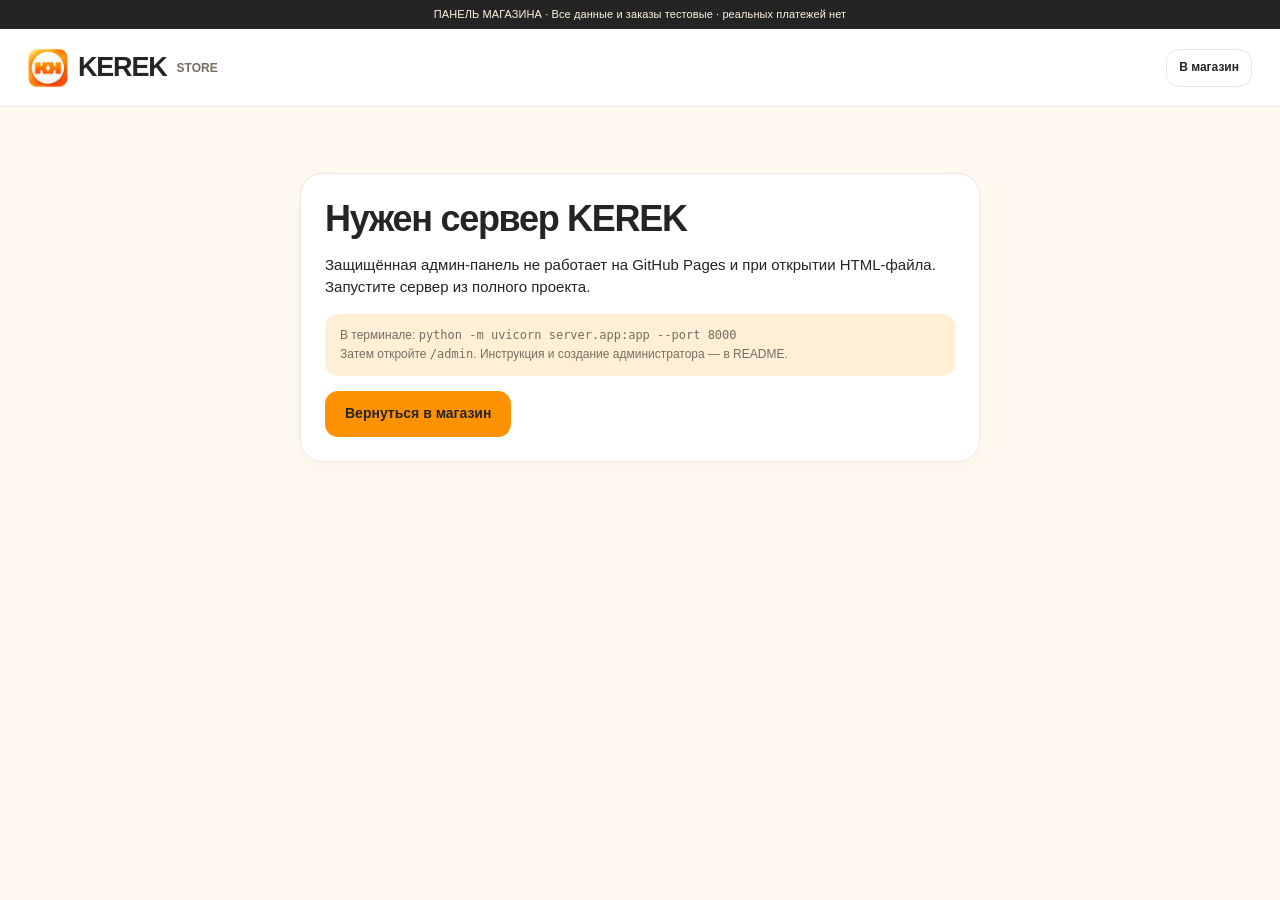
<file: admin.html>
<!doctype html><html lang="ru"><head><meta charset="utf-8"><meta name="viewport" content="width=device-width,initial-scale=1,viewport-fit=cover"><meta name="theme-color" content="#FF9200"><meta name="description" content="KEREK PLUS — обычные покупки и полная стоимость корзины. Тестовый магазин."><meta name="apple-mobile-web-app-capable" content="yes"><meta name="apple-mobile-web-app-title" content="KEREK PLUS"><meta http-equiv="Content-Security-Policy" content="default-src 'self'; script-src 'self' 'sha256-ClZp/SCZzUJGlgBeSXIRZX6zAENU6oPcQ7O2K1ME5Xk='; style-src 'self' 'unsafe-inline'; img-src 'self' data: https://images.unsplash.com; connect-src 'self'; font-src 'self'; object-src 'none'; base-uri 'self'; form-action 'self'"><title>KEREK PLUS 3.6.0 · Управление</title><link rel="icon" href="icon-ref-32-350.png" type="image/png"><link rel="apple-touch-icon" href="icon-ref-180-350.png"><link rel="manifest" href="manifest.webmanifest"><style>:root{--orange:#FF9200;--yellow:#FFD43B;--bg:#FFF9F0;--surface:#FFFFFF;--text:#242424;--muted:#766e63;--line:#eee7dd;--soft:#fff0d5;--hero:#ffebc9;--green:#35654b;--danger:#b12820;--radius:22px;--shadow:0 6px 26px #54320b08;--max:1280px;color-scheme:light}
*{box-sizing:border-box}html{scroll-behavior:smooth;scroll-padding-top:120px}body{margin:0;background:var(--bg);font-family:Inter,-apple-system,BlinkMacSystemFont,"Segoe UI",Arial,sans-serif;color:var(--text);font-size:15px;line-height:1.5;-webkit-tap-highlight-color:transparent}button,input,select,textarea{font:inherit}button,a,input,select,textarea{-webkit-tap-highlight-color:transparent}button{cursor:pointer;color:inherit;border:0;background:none;font-weight:600}a{color:inherit;text-decoration:none}button:disabled{cursor:not-allowed;opacity:.5}button,input,select,textarea,a{touch-action:manipulation}button:focus-visible,a:focus-visible,input:focus-visible,select:focus-visible,textarea:focus-visible{outline:3px solid #8b4d00;outline-offset:3px}h1,h2,h3,p{margin-top:0}h1{font-size:36px;line-height:1.16;letter-spacing:-1.3px;margin-bottom:14px}h2{font-size:26px;letter-spacing:-.7px;line-height:1.25;margin-bottom:7px}h3{font-size:18px;line-height:1.3;margin-bottom:10px}p{margin-bottom:15px}svg.icon{width:22px;height:22px;stroke:currentColor;stroke-width:1.75;fill:none;stroke-linecap:round;stroke-linejoin:round;flex-shrink:0}input,select,textarea{border:1px solid var(--line);border-radius:13px;padding:12px 14px;color:var(--text);background:var(--surface);width:100%;min-height:46px}textarea{resize:vertical;min-height:88px}label.field{display:grid;gap:7px;font-size:13px;font-weight:600;margin-bottom:15px}input[type=checkbox]{width:18px;height:18px;min-height:18px;accent-color:var(--orange);flex-shrink:0}input[type=range]{padding:0;accent-color:var(--orange)}label.check{display:flex;gap:10px;align-items:center;min-height:42px;font-size:14px}small,.small{font-size:12px;color:var(--muted)}.muted{color:var(--muted)}.text-danger{color:var(--danger)}.nowrap{white-space:nowrap}.wrap{max-width:var(--max);margin:0 auto;padding:0 28px}.flex{display:flex;align-items:center;gap:12px}.between{justify-content:space-between}.stack{display:grid;gap:16px}.hidden{display:none!important}.mb0{margin-bottom:0}.mt{margin-top:24px}.divider{border:0;border-top:1px solid var(--line);margin:20px 0}.pill{display:inline-flex;align-items:center;gap:7px;padding:6px 11px;border-radius:100px;font-size:12px;font-weight:650;background:var(--soft);line-height:1.4}.pill.green{background:#eaf1e8;color:#305b3f}.pill.dark{background:var(--text);color:var(--surface)}.btn{min-height:46px;padding:12px 20px;border-radius:13px;display:inline-flex;justify-content:center;align-items:center;gap:9px;font-size:14px;font-weight:750;line-height:1.4;transition:transform .14s,background .14s}.btn:active,.icon-btn:active{transform:scale(.97)}.btn.primary{background:var(--orange);color:#242424}.btn.primary:hover{background:#ffa21f}.btn.black{background:#242424;color:#fff}.btn.secondary{background:var(--soft)}.btn.outline{border:1px solid var(--line);background:var(--surface)}.btn.danger{color:var(--danger);background:#fff0ed}.btn.small-btn{min-height:38px;padding:8px 12px;font-size:12px}.btn.block{width:100%}.icon-btn{display:inline-flex;align-items:center;justify-content:center;width:44px;height:44px;flex-shrink:0;border-radius:13px;background:var(--surface);position:relative;transition:background .15s}.icon-btn:hover{background:var(--soft)}.icon-btn.active{color:#a74d00;background:var(--soft)}.icon-btn .count{position:absolute;right:-3px;top:-3px;background:var(--orange);color:#242424;border:2px solid var(--surface);border-radius:20px;font-size:10px;padding:1px 5px;min-width:20px;line-height:15px}.link-btn{font-size:13px;font-weight:700;display:inline-flex;align-items:center;gap:6px;color:var(--text);padding:8px 0}.link-btn svg{width:17px}.note{padding:12px 15px;border-radius:13px;background:var(--soft);font-size:12px;color:var(--muted);line-height:1.6}.error-box{padding:14px;border:1px solid #f0c1b8;border-radius:13px;background:#fff0ed;color:#962a20}.card{background:var(--surface);border:1px solid var(--line);border-radius:var(--radius);padding:24px;box-shadow:var(--shadow)}
.demo-bar{background:#242424;color:#fff3de;font-size:11px;line-height:1.4;text-align:center;padding:7px 12px;letter-spacing:.1px}.demo-bar span{opacity:.62;margin:0 6px}.header{background:var(--surface);border-bottom:1px solid var(--line);position:sticky;top:0;z-index:20}.header-top{height:85px;display:flex;align-items:center;gap:24px}.brand{display:flex;align-items:center;gap:10px;flex-shrink:0;font-size:27px;font-weight:900;letter-spacing:-1.2px}.brand img{width:38px;height:38px}.address-btn{text-align:left;display:flex;gap:9px;align-items:center;max-width:196px;flex-shrink:0;padding:7px 0}.address-btn svg{color:#cc6b00;width:21px}.address-btn span{display:block;font-size:11px;color:var(--muted);font-weight:400}.address-btn b{display:block;font-size:12px;white-space:nowrap;overflow:hidden;text-overflow:ellipsis;max-width:153px}.searchbox{display:flex;align-items:center;border:1px solid var(--line);border-radius:13px;background:var(--bg);padding:0 14px;flex:1;min-width:120px;gap:10px}.searchbox input{border:0;background:none;min-height:46px;padding:8px 0;outline:none;box-shadow:none;font-size:13px;min-width:0}.searchbox svg{color:var(--muted);width:19px}.header-actions{display:flex;gap:7px;align-items:center}.lang-btn{font-size:12px;background:var(--bg);padding:0 10px;min-width:42px;width:auto}.header-cart{font-size:12px;white-space:nowrap;padding:12px 16px}.header-cart .icon{width:19px}.header-cart b{font-weight:750}.desktop-nav{display:flex;align-items:center;gap:8px;height:54px;padding-bottom:10px;overflow:auto;scrollbar-width:none}.desktop-nav button{display:flex;align-items:center;gap:8px;padding:10px 15px;white-space:nowrap;font-size:12px;border-radius:11px;color:var(--muted);min-height:40px}.desktop-nav button svg{width:18px;height:18px}.desktop-nav button.active{background:var(--soft);color:var(--text)}.desktop-nav .catalog-btn{background:var(--orange);color:#242424}.desktop-nav .nav-end{margin-left:auto;font-size:11px;color:var(--muted);white-space:nowrap}.bottom-nav{display:none}.main{padding-top:26px;padding-bottom:50px;min-height:65vh}.crumb{font-size:12px;color:var(--muted);display:flex;gap:8px;align-items:center;margin-bottom:20px}.crumb svg{width:14px}.page-heading{display:flex;justify-content:space-between;align-items:end;gap:20px;margin-bottom:25px}.page-heading p{margin:9px 0 0;color:var(--muted);font-size:14px}.page-heading h1{margin-bottom:0}.section{margin-top:34px}.section-head{display:flex;align-items:center;justify-content:space-between;gap:10px;margin-bottom:17px}.section-head p{margin:6px 0 0;color:var(--muted);font-size:12px}.hero{display:grid;grid-template-columns:1fr 47%;min-height:315px;border-radius:27px;background:var(--hero);overflow:hidden;position:relative}.hero-copy{padding:32px 0 30px 34px;z-index:2}.hero h1{font-size:44px;line-height:1.07;letter-spacing:-1.9px;max-width:440px;margin:15px 0 15px}.hero h1 span{color:#ad5300}.hero p{font-size:14px;max-width:310px;line-height:1.65;color:#6d553a}.hero .pill{background:#fff6e6;color:#775025}.hero-foot{display:flex;gap:10px;align-items:center;flex-wrap:wrap}.hero-foot .small{max-width:140px;color:#775b3a;line-height:1.4}.hero-art{position:relative;min-height:280px;display:flex;align-items:center;justify-content:center;isolation:isolate}.hero-art:before{content:"";width:360px;height:360px;position:absolute;border-radius:50%;background:#ffd278;right:18px;top:12px;z-index:-1}.hero-fruit{position:absolute;border-radius:26px;display:flex;align-items:center;justify-content:center;box-shadow:0 10px 25px #a3541020;overflow:hidden}.hero-fruit .photo{height:100%;width:100%;border-radius:inherit}.hero-fruit.one{width:195px;height:210px;left:24px;top:61px;transform:rotate(-10deg);background:#fff5de;z-index:2}.hero-fruit.two{width:170px;height:168px;right:30px;top:26px;transform:rotate(10deg);background:#ffe38e}.hero-fruit.three{width:150px;height:130px;right:27px;bottom:22px;transform:rotate(5deg);background:#eef2d5;z-index:3}.hero-tag{background:var(--surface);box-shadow:0 8px 24px #85440b12;padding:10px 15px;border-radius:15px;position:absolute;left:3px;bottom:19px;z-index:4;font-size:11px;display:flex;align-items:center;gap:10px}.hero-tag svg{color:var(--green)}.hero-tag b{display:block;font-size:14px}.hero-art .photo-fallback{font-size:98px}.hero-sticker{position:absolute;right:171px;top:21px;z-index:5;transform:rotate(-12deg);background:var(--text);color:var(--yellow);padding:9px 11px;border-radius:100%;font-weight:900;font-size:16px;line-height:1.2;text-align:center}
.category-grid{display:grid;grid-template-columns:repeat(6,1fr);gap:12px}.category-tile{background:var(--surface);border:1px solid var(--line);border-radius:17px;padding:12px 12px 11px;text-align:left;overflow:hidden;position:relative;min-height:119px;transition:border-color .2s,transform .2s}.category-tile:hover{border-color:var(--orange);transform:translateY(-2px)}.category-tile b{display:block;font-size:12px;position:relative;z-index:2;max-width:108px}.category-tile .cat-symbol{position:absolute;right:9px;bottom:2px;font-size:51px;line-height:1.2;transform:rotate(-8deg);filter:drop-shadow(0 6px 5px #8e602013)}.category-tile .cat-circle{position:absolute;width:82px;height:82px;background:var(--soft);border-radius:50%;right:2px;bottom:-14px}.product-grid{display:grid;grid-template-columns:repeat(6,minmax(0,1fr));gap:12px}.product{background:var(--surface);border:1px solid var(--line);border-radius:19px;padding:9px;display:flex;flex-direction:column;min-width:0;transition:box-shadow .18s,transform .18s}.product:hover{box-shadow:0 7px 24px #5e3c1610;transform:translateY(-2px)}.product-photo{width:100%;position:relative;margin-bottom:9px;border-radius:13px;overflow:hidden;aspect-ratio:1.15;background:#f9f5ed}.photo{position:relative;display:block;overflow:hidden;background:var(--photo-bg,#f8f5ed);width:100%;height:100%;border-radius:inherit}.photo img{position:absolute;inset:0;width:100%;height:100%;object-fit:cover;opacity:0;transition:opacity .2s}.photo img.loaded{opacity:1}.photo-fallback{display:flex;align-items:center;justify-content:center;position:absolute;inset:0;font-size:70px;line-height:1;filter:drop-shadow(0 8px 6px #3f3c2314)}.product-photo .photo{position:absolute;inset:0}.sale-badge{position:absolute;left:7px;top:7px;border-radius:7px;background:var(--yellow);color:#242424;font-size:11px;font-weight:800;padding:3px 6px;z-index:2}.fav-btn{position:absolute;right:5px;top:5px;border-radius:50%;width:33px;height:33px;z-index:3;background:#fffef5dd;color:#5d5246;min-height:33px}.fav-btn .icon{width:17px;height:17px}.fav-btn.active .icon{fill:#fa9500;stroke:#a45300}.product-info{padding:1px 4px 5px;flex:1;display:flex;flex-direction:column}.product-prices{display:flex;align-items:center;gap:7px;flex-wrap:wrap;margin:1px 0 5px;line-height:1.25}.product-prices b{font-size:18px;letter-spacing:-.7px;white-space:nowrap}.product-prices del{font-size:10px;color:var(--muted)}.product-title{text-align:left;font-size:12px;font-weight:550;padding:0;margin-bottom:4px;line-height:1.45;min-height:35px;display:-webkit-box;-webkit-line-clamp:2;-webkit-box-orient:vertical;overflow:hidden}.product-unit{font-size:10px;color:var(--muted);margin-bottom:11px}.product .add-btn{margin-top:auto;background:var(--soft);border-radius:11px;width:100%;display:flex;align-items:center;justify-content:center;gap:8px;min-height:39px;font-size:12px;color:#845016}.product .add-btn .icon{width:16px}.qty{margin-top:auto;min-height:39px;background:var(--orange);color:#242424;display:flex;justify-content:space-between;align-items:center;border-radius:11px;overflow:hidden;font-size:13px;font-weight:750}.qty button{width:38px;min-height:39px;display:flex;align-items:center;justify-content:center}.qty svg{width:16px}.benefit-grid{display:grid;grid-template-columns:1.1fr 1fr;gap:15px}.feature-panel{padding:25px;border:1px solid var(--line);border-radius:21px;position:relative;overflow:hidden;background:var(--surface)}.feature-panel.orange{background:#ffedcf;border-color:#ffedcf;color:#242424}.feature-panel.yellow{background:#fff2b8;border-color:#fff2b8;color:#242424}.feature-panel p{max-width:300px;color:#776047;font-size:13px;margin-bottom:14px}.feature-panel h3{font-size:22px;letter-spacing:-.6px}.feature-panel .feature-symbol{position:absolute;right:30px;top:24px;transform:rotate(-14deg);font-size:82px;opacity:.95}.feature-panel .content{max-width:75%;position:relative;z-index:1}.info-strip{display:grid;grid-template-columns:repeat(3,1fr);gap:20px;margin-top:32px;padding:23px;border-radius:20px;border:1px solid var(--line);background:var(--surface)}.info-item{display:flex;gap:13px;align-items:center}.info-item svg{background:var(--soft);box-sizing:content-box;padding:11px;border-radius:13px;color:#925114}.info-item b{font-size:13px;display:block}.info-item span{font-size:11px;color:var(--muted);display:block;margin-top:2px}.footer{border-top:1px solid var(--line);padding:28px 0 34px;background:var(--surface)}.footer .brand{font-size:23px}.footer p{font-size:11px;color:var(--muted);margin:8px 0 0;max-width:650px}.footer-links{display:flex;gap:20px;align-items:center;flex-wrap:wrap;font-size:12px}.footer-links button{font-size:12px;color:var(--muted)}
.catalog-layout{display:grid;grid-template-columns:218px 1fr;gap:24px}.filters{align-self:start;padding:20px;position:sticky;top:160px}.filters h3{font-size:15px;margin-bottom:18px}.filter-cats{display:grid;gap:3px;margin-bottom:20px}.filter-cats button{text-align:left;padding:9px 10px;border-radius:10px;font-size:12px;font-weight:550}.filter-cats button.active{background:var(--soft);color:#965312}.catalog-main .product-grid{grid-template-columns:repeat(4,minmax(0,1fr))}.catalog-tools{display:flex;justify-content:space-between;gap:12px;align-items:center;margin-bottom:16px}.catalog-tools select{width:auto;min-width:170px;font-size:12px}.filter-mobile{display:none}.empty{padding:50px 24px;text-align:center;border:1px dashed var(--line);border-radius:22px;background:var(--surface)}.empty-symbol{width:76px;height:76px;background:var(--soft);border-radius:25px;display:flex;align-items:center;justify-content:center;margin:0 auto 18px}.empty-symbol svg{width:34px;height:34px;color:#ad6200}.empty p{max-width:410px;margin:0 auto 22px;font-size:13px;color:var(--muted)}.empty h3{font-size:21px}.subcats{display:flex;gap:8px;margin-bottom:15px;flex-wrap:wrap}.chip{background:var(--surface);border:1px solid var(--line);padding:8px 13px;border-radius:100px;font-size:12px;min-height:37px}.chip.active{background:var(--orange);color:#242424;border-color:var(--orange)}
.two-columns{display:grid;grid-template-columns:minmax(0,1fr) 365px;gap:24px;align-items:start}.summary{position:sticky;top:160px}.summary-row{display:flex;justify-content:space-between;gap:12px;font-size:13px;margin:12px 0}.summary-row.total{font-weight:850;font-size:24px;border-top:1px solid var(--line);padding-top:16px;margin:18px 0}.summary-row.saving{color:var(--green)}.free-progress{height:5px;background:var(--line);border-radius:8px;overflow:hidden;margin-top:10px}.free-progress span{display:block;height:100%;background:var(--orange);max-width:100%}.cart-row{display:grid;grid-template-columns:73px minmax(0,1fr) 107px 83px 28px;gap:13px;align-items:center;border-bottom:1px solid var(--line);padding:18px 0}.cart-row:last-child{border-bottom:0}.cart-row .thumb{width:73px;height:73px;border-radius:12px;overflow:hidden}.cart-row .photo-fallback{font-size:43px}.cart-row .qty{margin:0}.cart-row h3{font-size:13px;margin-bottom:3px}.cart-row .row-price{font-size:14px;font-weight:750;text-align:right}.cart-row .remove{width:30px;height:35px;color:var(--muted)}.cart-row .remove svg{width:17px}.checkout-grid{display:grid;grid-template-columns:1fr 1fr;gap:0 15px}.full-width{grid-column:1/-1}.form-actions{display:flex;align-items:center;gap:10px;flex-wrap:wrap;margin-top:18px}.promo-row{display:flex;gap:8px;margin-top:16px}.promo-row input{font-size:12px;min-width:0}.promo-row .btn{padding:8px 12px;font-size:12px}.savings-card{background:var(--soft);padding:14px 16px;border-radius:14px;margin-top:16px}.savings-card p{font-size:12px;margin:4px 0 10px}.savings-card h3{font-size:14px}.order-card{margin-bottom:16px}.order-card .title{display:flex;justify-content:space-between;gap:15px;align-items:start}.order-items{font-size:13px;color:var(--muted);margin:12px 0;line-height:1.7}.status-pill{font-size:11px;background:var(--soft);border-radius:100px;padding:6px 10px;display:inline-flex;gap:6px;align-items:center}.status-pill.delivered{background:#eaf1e8;color:#35654b}.status-pill.cancelled{background:#f4e9e7;color:#97372d}.timeline{display:grid;grid-template-columns:repeat(5,1fr);gap:5px;margin-top:24px}.timeline-step{font-size:10px;color:var(--muted);position:relative;border-top:3px solid var(--line);padding-top:10px}.timeline-step.done{border-color:var(--orange);color:var(--text)}.timeline-step.active{font-weight:750}.order-card .total{font-size:23px;font-weight:800;letter-spacing:-.8px}.order-notice{font-size:11px;color:var(--muted);background:var(--bg);border-radius:10px;padding:8px 12px;margin:12px 0}
.smart-intro{display:flex;gap:14px;align-items:center;margin-bottom:23px}.smart-logo{width:54px;height:54px;display:flex;align-items:center;justify-content:center;background:var(--orange);border-radius:17px;color:#242424}.smart-logo svg{width:27px;height:27px}.smart-layout{display:grid;grid-template-columns:360px minmax(0,1fr);gap:24px;align-items:start}.smart-form{position:sticky;top:160px}.smart-form textarea{min-height:108px;background:var(--bg);font-size:13px}.examples{display:flex;gap:7px;flex-wrap:wrap;margin:11px 0 20px}.examples .chip{font-size:10px;min-height:29px;padding:5px 8px;background:var(--bg)}.form-grid{display:grid;grid-template-columns:1fr 1fr;gap:0 12px}.plan-placeholder{min-height:430px;background:var(--surface);border:1px dashed #e6c698;border-radius:23px;text-align:center;display:flex;align-items:center;justify-content:center;padding:32px}.plan-placeholder .big{font-size:75px;margin-bottom:14px}.plan-placeholder h2{font-size:25px}.plan-placeholder p{max-width:365px;font-size:13px;color:var(--muted)}.plan-stats{display:grid;grid-template-columns:repeat(3,1fr);gap:12px;padding:18px;background:var(--soft);border-radius:15px;margin-bottom:20px}.plan-stats b{display:block;font-size:23px;letter-spacing:-.5px}.plan-stats span{font-size:11px;color:var(--muted)}.plan-dishes{display:grid;grid-template-columns:repeat(2,minmax(0,1fr));gap:10px;margin:17px 0}.plan-dish{display:flex;gap:10px;align-items:center;padding:10px;background:var(--bg);border-radius:13px}.plan-dish .day{font-size:11px;display:block;color:var(--muted)}.plan-dish b{font-size:12px;line-height:1.4;display:block}.plan-dish .photo{width:45px;height:45px;flex-shrink:0;border-radius:10px}.plan-dish .photo-fallback{font-size:28px}.ingredient-row{display:grid;grid-template-columns:1fr auto auto;gap:9px;align-items:center;padding:12px 0;border-top:1px solid var(--line);font-size:12px}.ingredient-row b{display:block;font-size:13px}.ingredient-row span{font-size:11px;color:var(--muted)}.recipe-grid{display:grid;grid-template-columns:repeat(3,minmax(0,1fr));gap:19px}.recipe{padding:0;overflow:hidden}.recipe-photo{height:174px;position:relative;border-bottom:1px solid var(--line)}.recipe-photo .photo-fallback{font-size:88px}.recipe-badge{position:absolute;bottom:12px;left:12px;background:var(--surface);border-radius:9px;padding:5px 8px;display:flex;gap:5px;align-items:center;font-size:11px;z-index:2}.recipe-badge svg{width:14px;height:14px}.recipe-info{padding:18px}.recipe-info h3{font-size:16px}.recipe-info .price{font-size:19px;letter-spacing:-.6px}.recipe-info .btn{margin-top:14px;font-size:12px;min-height:40px}.recipes-controls{display:flex;gap:14px;align-items:center;flex-wrap:wrap;margin-bottom:21px;padding:16px 20px}.recipes-controls label{margin-bottom:0;min-width:100px;flex:1}.pantry-row{display:grid;grid-template-columns:43px 1fr auto 36px;gap:13px;align-items:center;padding:14px 0;border-bottom:1px solid var(--line)}.pantry-row .pantry-emoji{font-size:29px}.pantry-row b{font-size:13px}.pantry-row .small{display:block}.expiring{color:#945213;font-size:11px}.expired{color:var(--danger);font-size:11px}.pantry-add .btn{margin-top:10px}.profile-layout{display:grid;grid-template-columns:260px minmax(0,1fr);gap:24px}.profile-nav{position:sticky;top:160px}.profile-nav button{width:100%;display:flex;align-items:center;gap:12px;border-radius:12px;padding:12px;text-align:left;font-size:13px;color:var(--muted)}.profile-nav button.active{background:var(--soft);color:var(--text)}.avatar{width:56px;height:56px;border-radius:19px;background:var(--soft);display:flex;align-items:center;justify-content:center;font-size:23px;font-weight:800;margin-bottom:12px}.address-card{padding:16px;border:1px solid var(--line);border-radius:15px;display:flex;justify-content:space-between;gap:12px;align-items:center;margin:12px 0}.address-card b{font-size:13px}.address-card p{font-size:12px;color:var(--muted);margin:3px 0 0}.club-hero{display:grid;grid-template-columns:1fr 330px;gap:32px;padding:32px;overflow:hidden;border-radius:26px;background:#ffecb3;color:#242424}.club-hero h1{font-size:43px}.club-card{background:#242424;color:#fff9e9;border-radius:22px;padding:25px;min-height:194px;transform:rotate(-5deg);position:relative;display:flex;flex-direction:column;justify-content:space-between}.club-card b{font-size:26px;letter-spacing:-1.3px}.club-card .club-circle{position:absolute;right:25px;top:25px;color:var(--yellow);font-size:40px}.club-card .balance{font-size:31px;font-weight:800;letter-spacing:-1px}.club-stats{display:grid;grid-template-columns:repeat(3,1fr);gap:16px;margin-top:20px}.club-stats b{font-size:31px;letter-spacing:-1px;display:block}.club-stats p{font-size:12px;color:var(--muted);margin-top:5px}.ledger-row{display:flex;justify-content:space-between;align-items:center;padding:13px 0;border-bottom:1px solid var(--line);font-size:13px}.ledger-row .delta{font-weight:750;font-size:16px;color:var(--green)}.ticket{padding:16px;border:1px solid var(--line);border-radius:15px;margin-top:14px}.ticket p{font-size:13px;white-space:pre-wrap;margin:10px 0}.ticket-reply{padding:12px;background:var(--soft);border-radius:10px;font-size:12px}
dialog{background:var(--surface);color:var(--text);border:1px solid var(--line);border-radius:25px;padding:0;max-width:min(600px,calc(100vw - 32px));width:600px;max-height:88dvh;box-shadow:0 30px 100px #2419073d;overscroll-behavior:contain}dialog::backdrop{background:#1d171f66;backdrop-filter:blur(3px)}.modal-head{display:flex;align-items:center;justify-content:space-between;padding:20px 24px 0;gap:15px}.modal-head h2{font-size:22px;margin-bottom:0}.modal-body{padding:18px 24px 24px}.modal-product-photo{height:225px;border-radius:19px;overflow:hidden;margin-bottom:19px}.modal-product-photo .photo-fallback{font-size:135px}.modal-price{font-size:29px;font-weight:850;letter-spacing:-1px}.spec-row{display:flex;gap:15px;justify-content:space-between;font-size:12px;border-bottom:1px solid var(--line);padding:12px 0}.spec-row span:first-child{color:var(--muted);min-width:100px}.spec-row span:last-child{text-align:right}.recipe-steps{padding-left:21px;font-size:13px;line-height:1.7}.recipe-steps li{padding-left:5px;margin-bottom:10px}#toast{position:fixed;bottom:25px;left:50%;transform:translate(-50%,20px);z-index:1000;background:#242424;color:#fff;border-radius:14px;padding:13px 19px;font-size:13px;max-width:calc(100vw - 32px);box-shadow:0 5px 25px #0002;opacity:0;pointer-events:none;transition:opacity .2s,transform .2s;display:flex;gap:18px;align-items:center}#toast.show{opacity:1;transform:translate(-50%,0);pointer-events:auto}#toast button{color:var(--yellow);white-space:nowrap;font-size:12px;padding:5px}.skip-link{position:fixed;left:12px;top:-100px;background:var(--text);color:var(--surface);padding:12px;z-index:1001}.skip-link:focus{top:12px}.boot{max-width:1100px;margin:70px auto;padding:24px}.boot-logo{font-size:40px;font-weight:900;letter-spacing:-2px;margin-bottom:30px}.boot-logo span{color:var(--orange)}.boot p{color:var(--muted);font-size:13px;text-align:center;margin-top:24px}.boot-grid{display:grid;grid-template-columns:repeat(4,1fr);gap:16px;margin-top:24px}.boot-grid .skeleton{height:180px}.skeleton{border-radius:18px;background:linear-gradient(100deg,#f0e8dc 30%,#faf4eb 50%,#f0e8dc 70%);background-size:200% 100%;animation:shimmer 1.4s infinite}@keyframes shimmer{to{background-position:-200% 0}}.spin{animation:spin 1s linear infinite}@keyframes spin{to{transform:rotate(360deg)}}
[data-theme=dark]{--bg:#1d1c19;--surface:#282722;--text:#f7f2e9;--muted:#b3aa9b;--line:#3d3930;--soft:#49351d;--hero:#4b3620;--shadow:none;color-scheme:dark}[data-theme=dark] .hero h1 span{color:#ffb139}[data-theme=dark] .hero p,[data-theme=dark] .hero-foot .small{color:#e0c5a1}[data-theme=dark] .hero-art:before{background:#634a27}[data-theme=dark] .hero-tag,[data-theme=dark] .hero-fruit{color:#242424}[data-theme=dark] .hero-tag{background:#f7e9d2}[data-theme=dark] .product-photo{background:#393329}[data-theme=dark] .photo{--photo-bg:#393329}[data-theme=dark] .product .add-btn{color:#ffc778}[data-theme=dark] .category-tile .cat-circle{background:#493c25}[data-theme=dark] .feature-panel.orange{background:#553b20;color:#fff3db}[data-theme=dark] .feature-panel.yellow{background:#4a4226;color:#fff3db}[data-theme=dark] .feature-panel p{color:#d8c5a8}[data-theme=dark] .hero .pill{background:#644724;color:#ffe1b7}[data-theme=dark] .btn.secondary{color:#ffd6a1}[data-theme=dark] .pill.green,[data-theme=dark] .status-pill.delivered{background:#284232;color:#bddcc6}[data-theme=dark] .text-danger{color:#ffb4a7}[data-theme=dark] .summary-row.saving,[data-theme=dark] .ledger-row .delta{color:#b5d9b9}
.admin-header{background:var(--surface);border-bottom:1px solid var(--line);padding:18px 0}.admin-tabs{display:flex;gap:9px;overflow:auto;margin:25px 0}.admin-table{width:100%;border-collapse:collapse;font-size:12px}.admin-table th{text-align:left;color:var(--muted);font-weight:550}.admin-table th,.admin-table td{padding:12px 10px;border-bottom:1px solid var(--line)}.table-scroll{overflow:auto}.admin-table input{max-width:140px;min-width:85px;min-height:36px;padding:7px 9px;font-size:12px}.admin-json{font-family:monospace;font-size:12px;min-height:300px;white-space:pre}.audit{font-size:11px;word-break:break-word}.integration-grid{display:grid;grid-template-columns:repeat(3,1fr);gap:12px}.integration-grid .card{padding:18px}.mobile-only{display:none}
@media(min-width:1450px){.wrap{padding:0 30px}.product-photo{aspect-ratio:1.1}.hero{min-height:328px}.hero-copy{padding-left:39px}}
@media(max-width:1150px){.header-top{gap:15px}.address-btn{display:none}.product-grid{grid-template-columns:repeat(4,minmax(0,1fr))}.home-products .product:nth-child(n+9){display:none}.category-grid{gap:9px}.category-tile b{font-size:11px}.hero h1{font-size:39px}.hero-art:before{right:0}.hero-fruit.one{left:5px}.hero-fruit.two,.hero-fruit.three{right:13px}.catalog-main .product-grid{grid-template-columns:repeat(3,minmax(0,1fr))}.smart-layout{grid-template-columns:320px minmax(0,1fr)}.two-columns{grid-template-columns:minmax(0,1fr) 320px}.cart-row{grid-template-columns:55px minmax(0,1fr) 96px;gap:10px}.cart-row .thumb{width:55px;height:60px;grid-row:1/3}.cart-row .row-price{grid-column:2;text-align:left}.cart-row .remove{grid-column:3;justify-self:end}.hero-copy{padding-left:26px}.feature-panel .feature-symbol{right:18px;font-size:68px}}
@media(max-width:850px){.wrap{padding:0 20px}.header-top{height:76px}.brand{font-size:24px;gap:7px}.brand img{width:34px;height:34px}.header-actions .favorite-top{display:none}.header-cart b{display:none}.header-cart{padding:11px 13px}.hero{grid-template-columns:1fr 42%;min-height:295px}.hero-copy{padding:26px 0 26px 24px}.hero h1{font-size:33px}.hero p{font-size:13px;max-width:260px}.hero-fruit.one{width:155px;height:170px;left:0;top:65px}.hero-fruit.two{width:122px;height:124px;right:4px;top:40px}.hero-fruit.three{width:105px;height:97px;right:4px;bottom:28px}.hero-art .photo-fallback{font-size:75px}.hero-sticker{right:91px;font-size:12px;top:36px}.hero-tag{left:-8px;bottom:20px;padding:9px}.hero-tag b{font-size:12px}.hero-art:before{width:250px;height:250px;right:-17px;top:31px}.category-grid{grid-template-columns:repeat(3,1fr)}.category-tile{min-height:99px}.category-tile b{font-size:12px}.category-tile .cat-symbol{right:16px;bottom:6px}.category-tile .cat-circle{right:14px}.category-tile b{max-width:100px}.catalog-layout{grid-template-columns:175px 1fr;gap:16px}.filters{padding:15px}.product-grid{grid-template-columns:repeat(3,minmax(0,1fr))}.catalog-main .product-grid{grid-template-columns:repeat(2,minmax(0,1fr))}.benefit-grid{gap:12px}.feature-panel{padding:22px}.feature-panel h3{font-size:20px}.feature-panel .content{max-width:84%}.feature-panel .feature-symbol{font-size:55px;right:10px;top:28px;opacity:.6}.two-columns{grid-template-columns:1fr}.summary{position:static}.cart-row{grid-template-columns:65px minmax(0,1fr) 105px 82px 30px}.cart-row .thumb{width:65px;height:65px;grid-row:auto}.cart-row .row-price{grid-column:auto;text-align:right}.cart-row .remove{grid-column:auto}.smart-layout{grid-template-columns:1fr}.smart-form{position:static}.smart-form .form-grid{grid-template-columns:repeat(4,1fr)}.smart-form textarea{min-height:85px}.plan-placeholder{min-height:300px}.recipe-grid{grid-template-columns:repeat(2,minmax(0,1fr))}.profile-layout{grid-template-columns:210px minmax(0,1fr);gap:18px}.profile-nav{padding:16px}.club-hero{grid-template-columns:1fr 270px;gap:15px;padding:26px}.club-hero h1{font-size:34px}.club-card{min-height:170px;padding:22px}.club-stats{gap:12px}.info-strip{gap:12px;padding:17px}.info-item{gap:9px}.info-item svg{padding:8px;width:18px;height:18px}.info-item b{font-size:11px}.info-item span{font-size:10px}.desktop-nav .nav-end{display:none}}
@media(max-width:600px){body{font-size:14px}.wrap{padding:0 16px}.demo-bar{font-size:9px;padding:6px 9px}.demo-bar .optional{display:none}.header-top{height:auto;min-height:114px;flex-wrap:wrap;gap:10px;padding-top:11px;padding-bottom:12px}.brand{font-size:24px;gap:8px}.brand img{width:31px;height:31px}.header-actions{margin-left:auto;gap:3px}.header-actions .icon-btn{width:34px;height:35px;min-width:34px;border-radius:10px}.header-actions .icon-btn svg{width:19px;height:19px}.header-actions .profile-top,.header-cart{display:none}.header .searchbox{order:3;flex-basis:100%;border-radius:12px;height:43px}.header .searchbox input{min-height:41px;font-size:12px}.desktop-nav{display:none}.mobile-address{display:flex;align-items:center;gap:3px;margin-left:3px;font-size:10px;max-width:98px;padding:0;color:var(--muted);font-weight:500}.mobile-address svg{width:12px;height:12px}.mobile-address span{white-space:nowrap;overflow:hidden;text-overflow:ellipsis;max-width:79px}.main{padding-top:17px;padding-bottom:30px}.hero{grid-template-columns:1fr;min-height:0;border-radius:21px}.hero-copy{padding:21px 19px 20px}.hero h1{font-size:32px;max-width:265px;letter-spacing:-1.4px;margin:12px 0}.hero p{font-size:12px;max-width:235px;margin-bottom:17px}.hero .pill{font-size:10px;max-width:210px;padding:5px 9px}.hero-foot{gap:9px}.hero-foot .small{display:none}.hero-foot .btn{min-height:41px;padding:10px 14px;font-size:12px}.hero-art{min-height:0;position:absolute;right:0;bottom:0;top:0;width:35%;pointer-events:none}.hero-art:before{width:170px;height:170px;right:-68px;top:97px}.hero-fruit.one{width:110px;height:121px;left:auto;right:-13px;top:125px;transform:rotate(-17deg);border-radius:17px;z-index:1}.hero-fruit.two{width:86px;height:80px;right:-12px;top:33px;border-radius:16px}.hero-fruit.three{display:none}.hero-art .photo-fallback{font-size:62px}.hero-tag{display:none}.hero-sticker{right:46px;top:111px;font-size:11px;z-index:3;padding:7px;transform:rotate(13deg)}.section{margin-top:26px}.section-head{align-items:center;margin-bottom:13px}.section-head h2{font-size:22px;letter-spacing:-.7px;margin:0}.section-head p{font-size:10px}.section-head .link-btn{font-size:11px;white-space:nowrap}.category-grid{gap:9px}.category-tile{border-radius:14px;min-height:100px;padding:10px}.category-tile b{font-size:10px;line-height:1.4;max-width:78px}.category-tile .cat-symbol{font-size:39px;right:7px;bottom:6px}.category-tile .cat-circle{width:65px;height:65px;right:0;bottom:-12px}.product-grid,.catalog-main .product-grid{grid-template-columns:repeat(2,minmax(0,1fr));gap:10px}.product{padding:8px;border-radius:17px}.product-photo{border-radius:11px;margin-bottom:8px;aspect-ratio:1.14}.product-info{padding:0 3px 3px}.product-prices b{font-size:18px}.product-title{font-size:12px;min-height:35px}.product-unit{font-size:10px;margin-bottom:10px}.product .add-btn{min-height:39px;font-size:12px}.product .qty,.product .qty button{min-height:39px}.home-products .product:nth-child(n+7){display:none}.photo-fallback{font-size:67px}.benefit-grid{grid-template-columns:1fr;gap:12px}.feature-panel{padding:22px;border-radius:18px}.feature-panel .content{max-width:76%}.feature-panel .feature-symbol{right:20px;top:30px;font-size:71px;opacity:1}.feature-panel p{font-size:12px;margin-bottom:12px}.feature-panel h3{font-size:22px}.feature-panel .btn{font-size:12px;min-height:40px}.info-strip{grid-template-columns:1fr;gap:16px;padding:18px}.info-item b{font-size:13px}.info-item span{font-size:11px}.info-item svg{padding:10px;width:21px;height:21px}.info-item{gap:13px}.footer{padding:22px 0 100px}.footer .between{align-items:start;gap:20px}.footer-links{gap:12px;justify-content:end}.footer-links button{font-size:10px}.footer p{font-size:10px;max-width:330px}.footer .brand{font-size:20px}.bottom-nav{display:flex;justify-content:space-around;position:fixed;bottom:0;left:0;right:0;z-index:30;background:var(--surface);border-top:1px solid var(--line);padding:7px 5px calc(8px + env(safe-area-inset-bottom));box-shadow:0 -4px 20px #00000003}.bottom-nav button{min-width:53px;min-height:47px;display:flex;flex-direction:column;gap:3px;align-items:center;justify-content:center;padding:4px 8px;color:var(--muted);font-size:9px;position:relative;font-weight:550;border-radius:12px}.bottom-nav button svg{width:22px;height:22px}.bottom-nav button.active{color:#8b4b00;background:var(--soft)}[data-theme=dark] .bottom-nav button.active{color:#ffc16a}.bottom-nav .nav-badge{position:absolute;top:-2px;right:10px;min-width:15px;padding:0 4px;border-radius:10px;font-size:9px;background:var(--orange);color:#242424}.card{padding:18px;border-radius:19px}.page-heading{margin-bottom:20px;align-items:start;gap:12px}.page-heading h1,h1{font-size:29px;letter-spacing:-1px}.page-heading p{font-size:12px;margin-top:9px}.page-heading .btn{font-size:11px;padding:9px 11px;min-height:40px}.crumb{font-size:10px;margin-bottom:15px}.catalog-layout{display:block}.catalog-layout>.filters{display:none}.catalog-tools{gap:9px}.catalog-tools .result-count{display:none}.catalog-tools select{min-width:0;flex:1;font-size:11px;min-height:42px;padding:9px}.filter-mobile{display:inline-flex;min-height:42px;padding:10px 13px;font-size:11px}.subcats{gap:6px}.chip{font-size:11px;padding:7px 10px;min-height:34px}.catalog-main .product-photo{aspect-ratio:1.1}.checkout-grid{grid-template-columns:1fr}.two-columns{gap:17px}.cart-row{grid-template-columns:52px minmax(0,1fr) 91px;gap:7px 10px;padding:15px 0}.cart-row .thumb{width:52px;height:62px;grid-row:1/3}.cart-row .photo-fallback{font-size:37px}.cart-row h3{font-size:12px}.cart-row .small{font-size:10px}.cart-row .qty{min-height:34px}.cart-row .qty button{width:30px;min-height:34px}.cart-row .row-price{grid-column:2;grid-row:2;text-align:left;font-size:13px}.cart-row .remove{grid-column:3;grid-row:2;justify-self:end;height:26px}.order-card .title h3{font-size:16px}.order-card .title .small{font-size:10px}.order-card .title .total{font-size:21px}.order-items{font-size:12px}.order-card .form-actions{gap:6px}.order-card .form-actions .btn{padding:8px 10px;font-size:10px}.timeline-step{font-size:8px}.smart-intro{gap:12px}.smart-intro h1{font-size:27px;margin-bottom:4px}.smart-intro p{font-size:11px;margin-bottom:0}.smart-logo{width:46px;height:46px;border-radius:14px}.smart-layout{gap:18px}.smart-form .form-grid{grid-template-columns:1fr 1fr}.smart-form .field{font-size:12px}.plan-placeholder{min-height:255px;padding:25px}.plan-placeholder .big{font-size:56px}.plan-placeholder h2{font-size:22px}.plan-placeholder p{font-size:12px}.plan-stats{gap:8px;padding:13px}.plan-stats b{font-size:19px}.plan-stats span{font-size:9px}.plan-dishes{gap:8px}.plan-dish{padding:8px;gap:7px}.plan-dish .photo{width:32px;height:35px}.plan-dish b{font-size:10px}.plan-dish .day{font-size:9px}.plan-dish .photo-fallback{font-size:23px}.ingredient-row{font-size:11px;grid-template-columns:1fr auto auto;gap:6px}.ingredient-row b{font-size:12px}.ingredient-row .small{font-size:10px}.ingredient-row .btn{padding:7px 9px;font-size:10px}.recipe-grid{grid-template-columns:1fr 1fr;gap:11px}.recipe-photo{height:123px}.recipe-photo .photo-fallback{font-size:64px}.recipe-info{padding:12px}.recipe-info h3{font-size:13px;min-height:34px;margin-bottom:9px}.recipe-info .price{font-size:16px}.recipe-info small{font-size:9px}.recipe-info .btn{font-size:10px;padding:8px 9px;min-height:38px;gap:5px}.recipe-info .btn svg{width:15px;height:15px}.recipe-badge{font-size:9px;left:8px;bottom:8px;padding:4px 7px;gap:4px}.recipes-controls{padding:14px;gap:10px;display:grid;grid-template-columns:1fr 1fr}.recipes-controls .field{font-size:11px;min-width:0}.recipes-controls input,.recipes-controls select{min-height:39px;padding:8px 10px;font-size:12px}.profile-layout{display:block}.profile-nav{position:static;margin-bottom:18px;padding:14px}.profile-nav .avatar,.profile-nav h3,.profile-nav .small,.profile-nav .divider{display:none}.profile-nav .nav-items{display:flex;overflow:auto;gap:6px;scrollbar-width:none}.profile-nav button{width:auto;flex-shrink:0;font-size:11px;padding:9px 10px;gap:6px;white-space:nowrap}.profile-nav button svg{width:17px;height:17px}.profile-nav button[data-action=logout]{display:none}.profile-content .form-grid{grid-template-columns:1fr}.club-hero{grid-template-columns:1fr;padding:24px 22px;gap:22px}.club-hero h1{font-size:33px}.club-hero p{font-size:13px;max-width:280px}.club-card{transform:rotate(-3deg);margin:0 5px 3px;min-height:179px}.club-stats{grid-template-columns:1fr;gap:10px}.club-stats .card{display:flex;gap:17px;align-items:center}.club-stats b{font-size:28px;min-width:70px}.club-stats p{margin:0;font-size:12px}.pantry-row{grid-template-columns:32px 1fr auto 28px;gap:8px}.pantry-row .pantry-emoji{font-size:24px}.pantry-row b{font-size:12px}.pantry-row small{font-size:10px}.modal-head{padding:18px 18px 0}.modal-head h2{font-size:20px}.modal-body{padding:15px 18px 20px}dialog{border-radius:22px;max-height:89dvh;max-width:calc(100vw - 22px)}.modal-product-photo{height:185px}.modal-product-photo .photo-fallback{font-size:113px}#toast{bottom:86px;font-size:12px;white-space:normal;width:max-content;max-width:calc(100vw - 24px);padding:12px 16px;gap:10px}.integration-grid{grid-template-columns:1fr}.admin-tabs button{font-size:11px}.admin-header .brand{font-size:22px}.admin-table{font-size:11px}.mobile-only{display:flex}}
@media(prefers-reduced-motion:reduce){*{scroll-behavior:auto!important;transition:none!important;animation:none!important}}

/* KEREK 3.3: cart controls, persistent checkout, dock that never covers final content. */
.sr-only{position:absolute!important;width:1px!important;height:1px!important;overflow:hidden!important;clip:rect(0,0,0,0)!important;white-space:nowrap!important;padding:0!important;border:0!important}
.cart-dock{display:none}.cart-heading h1{outline-offset:7px}.checkout-card h2,.summary h2{font-size:22px}.cart-layout .card{min-width:0}.cart-row{grid-template-columns:64px minmax(90px,1fr) 128px 88px 44px;gap:12px}.cart-row .thumb{width:64px;height:64px;grid-row:auto}.cart-row .qty{min-width:128px;max-width:128px;display:flex;align-items:center;justify-content:space-between;height:44px}.cart-row .qty button{min-width:44px;min-height:44px;width:44px;height:44px}.cart-row .qty span{min-width:26px;text-align:center}.cart-row .remove{width:44px;height:44px;grid-column:auto;justify-self:end}.cart-row .row-price{grid-column:auto;overflow-wrap:anywhere;font-variant-numeric:tabular-nums}.cart-row .cart-item-info{min-width:0}.cart-row h3{overflow-wrap:anywhere}.cart-row.has-issue{border-left:3px solid var(--danger);padding-left:10px}.unavailable-thumb{display:grid;place-items:center;background:var(--soft);color:var(--muted)}.cart-item-error{grid-column:1/-1;display:flex;align-items:center;justify-content:space-between;gap:12px;font-size:12px;color:var(--danger);line-height:1.6}.cart-item-error span{flex:1;min-width:0}.cart-item-error .btn{flex-shrink:0}.cart-issues{border:1px solid #efc8a5;background:#fff2df;color:#653b15;border-radius:14px;padding:15px;margin-bottom:12px;font-size:13px;scroll-margin-top:180px}.cart-issues p{margin:6px 0 0}.cart-budget{margin:18px 0;padding:16px;border:1px solid var(--line);background:var(--bg);border-radius:14px;font-size:13px}.cart-budget .between{gap:9px}.cart-budget strong{font-size:13px}.cart-budget .budget-amount{font-size:20px;font-weight:750;margin:12px 0 9px;display:flex;flex-wrap:wrap;gap:8px}.cart-budget .budget-amount span{font-size:12px;align-self:center;font-weight:500}.cart-budget.over{border-color:#ddb69c}.cart-promo{margin:18px 0}.cart-promo>summary{font-size:13px;cursor:pointer;min-height:44px;display:flex;align-items:center;color:var(--text);font-weight:650}.cart-promo>summary:after{content:'⌄';margin-left:auto}.promo-status{font-size:12px;margin:10px 0;display:flex;gap:8px;align-items:center;line-height:1.6}.promo-status span{flex:1}.checkout-card{scroll-margin-top:180px}.checkout-card .btn.small-btn{margin-top:7px}.cart-layout .summary{top:160px}.cart-layout .summary .summary-row{align-items:flex-start}.cart-layout .summary .summary-row b{white-space:nowrap}#cart-summary{scroll-margin-top:170px}
body[data-theme=dark] .cart-issues{background:#392d21;border-color:#6e5135;color:#ffdbb8}body[data-theme=dark] .cart-budget.over{border-color:#9d7053}body[data-theme=dark] .cart-item-error,body[data-theme=dark] .promo-status.text-danger{color:#ffb6a6}
@media(min-width:851px) and (max-width:1200px){.cart-row{grid-template-columns:55px minmax(0,1fr) 128px}.cart-row .thumb{grid-row:1/3;width:55px;height:60px}.cart-row .row-price{grid-column:2;text-align:left}.cart-row .remove{grid-column:3}}
@media(max-width:850px){body[data-view=cart]{padding-bottom:calc(var(--bottom-nav-height,70px) + var(--cart-dock-height,100px) + 20px)}.cart-dock{position:fixed;bottom:var(--bottom-nav-height,0px);left:0;right:0;z-index:39;display:flex;align-items:center;justify-content:space-between;gap:13px;padding:13px max(16px,env(safe-area-inset-left)) 14px;background:var(--surface);border-top:1px solid var(--line);box-shadow:0 -8px 20px #34270d0a}.cart-dock .dock-money{min-width:0}.cart-dock .dock-money>span{font-size:11px;color:var(--muted);display:block}.cart-dock strong{font-size:24px;font-weight:800;display:block;line-height:1.35;font-variant-numeric:tabular-nums;overflow-wrap:anywhere}.cart-dock small{display:block;font-size:11px}.cart-dock .btn{max-width:54%;min-height:48px;padding:12px 18px;flex-shrink:0;font-size:13px}.cart-layout .summary{position:static}.cart-editing .cart-dock{display:none}body[data-view=cart] #toast{bottom:calc(var(--bottom-nav-height,70px) + var(--cart-dock-height,100px) + 12px)}body[data-view=cart].cart-editing #toast{bottom:calc(var(--bottom-nav-height,70px) + 12px)}}
@media(max-width:650px){.cart-row{grid-template-columns:52px minmax(0,1fr) 44px;gap:8px 10px;padding:16px 0}.cart-row .thumb{width:52px;height:55px;grid-column:1;grid-row:1/3}.cart-row .cart-item-info{grid-column:2;grid-row:1}.cart-row .remove{grid-column:3;grid-row:1}.cart-row .row-price{grid-column:2;grid-row:2;text-align:left;font-size:16px}.cart-row .qty{grid-column:2/4;grid-row:3;justify-self:start;margin-top:3px}.cart-row .cart-count{grid-column:2;grid-row:3}.cart-item-error{grid-row:4;flex-wrap:wrap;gap:8px}.cart-item-error span{flex-basis:100%}.cart-row.has-issue{padding-left:9px}.cart-layout .card{padding:18px}.cart-heading p{font-size:12px}.checkout-grid{grid-template-columns:1fr}.cart-budget{padding:13px}.cart-dock strong{font-size:23px}.cart-issues{scroll-margin-top:130px}.checkout-card{scroll-margin-top:130px}.promo-status{flex-wrap:wrap}.promo-status span{flex-basis:100%}.cart-promo[open]{padding-bottom:8px}}
@media(prefers-reduced-motion:reduce){html{scroll-behavior:auto}.cart-dock{transition:none}}

main#main:focus{outline:none}
/* KEREK 3.4: optional guidance and quieter status, reuses both theme palettes. */
.app-help-line{display:flex;justify-content:flex-end;margin:-4px 0 12px}.app-help-line .btn{min-height:38px;padding:6px 2px;font-size:12px;color:var(--muted);font-weight:600}.app-help-line .icon{width:17px;height:17px}
.guide-grid{display:grid;grid-template-columns:repeat(3,minmax(0,1fr));gap:16px;margin:22px 0}.guide-step{display:flex;flex-direction:column;align-items:flex-start;gap:8px}.guide-step h2{font-size:22px;letter-spacing:-.6px}.guide-step p{font-size:14px;line-height:1.65}.guide-step .btn{margin-top:auto}.guide-number{font-size:13px;font-weight:800;letter-spacing:1px;color:#925000;background:var(--soft);padding:8px 12px;border-radius:12px}.guide-faq details{border-bottom:1px solid var(--line);padding:5px 0}.guide-faq details:last-child{border:0}.guide-faq summary{cursor:pointer;min-height:50px;padding:13px 0;font-weight:650}.guide-faq p{line-height:1.75;color:var(--muted);max-width:850px;font-size:14px}.guide-footer{display:flex;gap:10px;flex-wrap:wrap;margin:22px 0}.network-note{border-left:4px solid var(--orange)}
body[data-theme=dark] .guide-number{color:#ffd38b}.spec-row strong{overflow-wrap:anywhere;text-align:right;max-width:60%}
@media(max-width:767px){.guide-grid{grid-template-columns:1fr}.guide-step{padding:20px}.guide-step h2{font-size:21px}.guide-footer .btn{width:100%}.app-help-line{margin-bottom:9px}.guide-faq{padding:20px}}
@media(prefers-reduced-motion:reduce){html{scroll-behavior:auto}*,*::before,*::after{transition:none!important;animation:none!important}}

/* KEREK 3.2 shared tokens; small home teaser, detailed tools on their own page. */
.ka-compact{display:flex;align-items:center;justify-content:space-between;gap:22px;background:var(--surface);border:1px solid var(--line);border-left:4px solid var(--orange);border-radius:20px;padding:20px 24px;margin:20px 0}.ka-compact h2{font-size:22px;letter-spacing:-.6px;margin:7px 0}.ka-compact p{font-size:13px;line-height:1.5;color:var(--muted);margin:0;max-width:560px}.ka-compact>.btn{flex-shrink:0}.ka-eyebrow{font-size:11px;letter-spacing:.07em;font-weight:800;color:#955000}.ka-two{display:grid;grid-template-columns:minmax(0,1.4fr) minmax(0,1fr);gap:20px;align-items:start}.ka-two .card{min-width:0}.ka-line{display:flex;align-items:center;gap:12px;border-bottom:1px solid var(--line);padding:15px 0;min-width:0}.ka-line .grow{flex:1;min-width:0}.ka-line b{font-size:15px;overflow-wrap:anywhere}.ka-line p{margin:6px 0 0}.ka-line>.btn{padding:9px 12px;min-height:44px;flex-shrink:0}.ka-muted,.ka-footnote{color:var(--muted);font-size:13px;line-height:1.6}.ka-footnote{margin-top:20px}.ka-qty{flex:0 0 88px;font-size:11px;color:var(--muted);line-height:1.35}.ka-qty input{padding:10px 8px;margin-top:6px;min-height:44px;font-size:16px}.ka-tabs{display:flex;flex-wrap:wrap;gap:9px;margin:16px 0 22px}.ka-tabs .btn[aria-pressed=true]{background:var(--orange);color:#242424}.ka-tabs .btn{font-size:13px}.ka-total{padding:18px 0;margin:12px 0;border-top:1px solid var(--line);border-bottom:1px solid var(--line);font-size:15px}.ka-total strong{display:block;font-size:32px;letter-spacing:-.6px;margin-top:6px}.ka-summary .btn.block+.btn{margin-top:10px}.ka-empty{padding:28px 10px;text-align:center}.ka-empty p{color:var(--muted)}.ka-two .form-error{color:var(--danger)}.ka-two .page-head{margin-bottom:20px}body[data-theme=dark] .ka-eyebrow{color:#ffcb86}body[data-theme=dark] .ka-muted,body[data-theme=dark] .ka-footnote,body[data-theme=dark] .ka-qty{color:#d9cdbd}body[data-theme=dark] .note{color:#e4d3b9}body[data-theme=dark] .error-box,body[data-theme=dark] .form-error{background:#392524;color:#ffc5bb}body[data-theme=dark] .ka-total{color:#fff3e6}.ka-line .btn:focus-visible{outline:3px solid var(--orange)}
.hero{min-height:0!important;grid-template-columns:1fr!important;padding:30px!important}.hero-copy{padding:0!important;max-width:700px}.hero h1{font-size:40px;margin:10px 0}.hero p{margin-bottom:15px}.hero-foot{margin-top:0}.category-grid{display:flex!important;gap:12px;overflow-x:auto;padding-bottom:8px;scroll-snap-type:x proximity}.category-tile{flex:0 0 155px;min-height:100px!important;height:100px!important;scroll-snap-align:start}.category-tile b{font-size:13px;max-width:90px}.category-tile .cat-symbol{font-size:35px;bottom:10px;right:13px}.category-tile .cat-circle{width:70px;height:70px}.brand-icon{object-fit:contain;background:#fff;border-radius:12px}.page-head h1{margin:10px 0}.footer a{padding:12px 0;display:inline-block}.support-draft{white-space:pre-wrap}.section{margin-top:24px}.photo-fallback{background:var(--soft)}
@media(max-width:767px){.ka-two{grid-template-columns:1fr;gap:14px}.ka-compact{padding:16px;gap:13px;margin:16px 0;align-items:flex-start}.ka-compact h2{font-size:18px}.ka-compact p{font-size:12px}.ka-compact>.btn{padding:11px 12px;font-size:12px;max-width:115px;align-self:center}.ka-eyebrow{font-size:10px}.ka-line{gap:8px;flex-wrap:wrap}.ka-line .grow{min-width:130px}.ka-line .btn{font-size:12px}.ka-two .card{padding:18px}.ka-total strong{font-size:29px}.ka-tabs{gap:7px}.ka-tabs .btn{padding:10px 12px;font-size:12px}.hero{padding:20px!important}.hero h1{font-size:30px}.hero .pill{font-size:10px}.hero p{font-size:13px}.hero-foot .btn{min-height:44px}.category-tile{flex-basis:130px}.category-tile b{font-size:12px}.category-tile{height:84px!important;min-height:84px!important}.category-tile .cat-symbol{font-size:29px}.category-tile .cat-circle{height:60px;width:60px}.section .section-heading h2{font-size:22px}.section{margin-top:20px}.ka-footnote{font-size:12px}.page-head h1{font-size:29px}.ka-two .flex.between{flex-wrap:wrap}}
@media(max-width:359px){.ka-compact{display:block}.ka-compact>.btn{max-width:none;margin-top:12px;width:100%}.ka-line .grow{min-width:110px}.ka-qty{flex-basis:70px}}
@media(prefers-reduced-motion:reduce){html{scroll-behavior:auto}.btn{transition:none}}

@media(max-width:767px){.hero-copy>p{display:none}.hero h1{font-size:28px;margin:10px 0 14px}.hero-foot .btn{min-height:42px;padding:10px 18px}}
@media(min-width:1000px){.hero{padding:24px 30px!important}.hero-copy{max-width:none;display:grid;grid-template-columns:minmax(0,1fr) auto;column-gap:45px;align-items:center}.hero-copy>.pill{justify-self:start;grid-column:1}.hero h1{font-size:32px;max-width:none;grid-column:1}.hero-copy>p{grid-column:1;max-width:none;margin:0}.hero-foot{grid-column:2;grid-row:1/4}.hero-foot .btn{padding:16px 24px}}

/* The image is not clipped, skewed, recoloured, or redrawn. */
.brand img.brand-icon,.brand-recovery-icon,.profile-logo,.club-logo{object-fit:contain;background:transparent;filter:none;flex-shrink:0}
.brand img.brand-icon{width:40px;height:40px;border-radius:0}
.brand-wordmark{display:grid;text-align:left;line-height:1.02;letter-spacing:-.75px}
.brand-wordmark small{color:var(--orange);font-size:9px;font-weight:800;letter-spacing:3.2px;line-height:1.5}
.avatar.brand-avatar{background:transparent;border-radius:0}
.avatar.brand-avatar img{width:64px;height:64px;object-fit:contain}
.club-card .club-circle.brand-club{background:none;border-radius:0;width:56px;height:56px}
.club-logo{width:56px;height:56px}
.brand-recovery-icon{width:80px;height:80px;margin:0 0 16px}
.brand-recovery{text-align:center}
.about-brand{display:flex;align-items:center;gap:12px;margin-bottom:20px}
.about-brand img{width:56px;height:56px;object-fit:contain}
.about-brand strong{font-size:22px;letter-spacing:-.4px}
/* Premium entrance: artwork remains unchanged; only its container and light effects move. */
body.kerek-starting{overflow:hidden}
body.kerek-starting #app,body.kerek-starting #admin{visibility:hidden}
#kerek-splash{
 --splash-bg:#fffaf4;--splash-text:#342114;--splash-muted:#8a6d57;
 position:fixed;inset:0;z-index:950;display:grid;place-items:center;
 padding:calc(24px + env(safe-area-inset-top,0px)) 22px calc(24px + env(safe-area-inset-bottom,0px));
 overflow:hidden;background:var(--splash-bg);color:var(--splash-text);text-align:center;
 isolation:isolate;opacity:1;visibility:visible;
 transition:opacity .42s cubic-bezier(.22,1,.36,1),visibility .42s;
}
#kerek-splash::before,#kerek-splash::after{content:'';position:absolute;pointer-events:none;z-index:0;border-radius:50%}
#kerek-splash::before{width:95vmax;height:95vmax;top:-57vmax;left:-42vmax;background:radial-gradient(circle,rgba(255,199,106,.38) 0%,rgba(255,233,192,.08) 53%,transparent 72%);animation:kerek-atmosphere 7s ease-in-out infinite alternate}
#kerek-splash::after{width:105vmax;height:105vmax;bottom:-68vmax;right:-49vmax;background:radial-gradient(circle,rgba(250,160,58,.22) 0%,rgba(255,210,152,.07) 48%,transparent 74%);animation:kerek-atmosphere 8s ease-in-out infinite alternate-reverse}
.splash-atmosphere{position:absolute;inset:0;pointer-events:none;z-index:0}
.splash-atmosphere i{position:absolute;width:7px;height:7px;border-radius:50%;background:#ffa31c;opacity:.62;box-shadow:0 0 14px rgba(255,163,28,.48);animation:kerek-float 4.2s ease-in-out infinite}
.splash-atmosphere i:nth-child(1){top:27%;left:19%;animation-delay:.1s}
.splash-atmosphere i:nth-child(2){top:33%;right:16%;width:5px;height:5px;animation-delay:.8s}
.splash-atmosphere i:nth-child(3){bottom:28%;left:12%;width:4px;height:4px;animation-delay:1.1s}
.splash-atmosphere i:nth-child(4){bottom:25%;right:18%;width:7px;height:7px;animation-delay:1.6s}
.splash-content{width:min(100%,450px);position:relative;z-index:1;display:flex;flex-direction:column;align-items:center;isolation:isolate;transform:translateY(-12px)}
.splash-emblem{width:250px;height:250px;max-width:68vw;max-height:68vw;margin:0 auto 23px;position:relative;display:grid;place-items:center}
.splash-halo{position:absolute;inset:18%;border-radius:50%;background:#ffd98a;filter:blur(35px);opacity:.5;animation:kerek-breathe 3.2s ease-in-out infinite}
.splash-orbit,.splash-orbit-secondary{position:absolute;inset:3px;border-radius:50%;pointer-events:none;z-index:0;animation:kerek-orbit 5.5s linear infinite}
.splash-orbit{background:conic-gradient(from 0deg,transparent 0%,transparent 47%,#ffd494 72%,#ff9813 78%,transparent 84%,transparent 100%);-webkit-mask:radial-gradient(farthest-side,transparent calc(100% - 1.7px),#000 calc(100% - 1px));mask:radial-gradient(farthest-side,transparent calc(100% - 1.7px),#000 calc(100% - 1px));opacity:.86}
.splash-orbit-secondary{inset:17px;animation-duration:8s;animation-direction:reverse;opacity:.38;border:1px solid #f1bd77}
.splash-logo-wrap{position:relative;display:grid;place-items:center;width:176px;height:176px;max-width:55vw;max-height:55vw;z-index:1;border-radius:36px;filter:drop-shadow(0 21px 28px rgba(214,95,5,.17));animation:kerek-logo-arrive .85s cubic-bezier(.16,1,.3,1) both}
.splash-art{position:relative;z-index:1;width:100%;height:100%;object-fit:contain;transform:none;filter:none}
.splash-sheen{position:absolute;z-index:2;inset:4%;border-radius:30px;overflow:hidden;pointer-events:none}
.splash-sheen::after{content:'';position:absolute;inset:-45%;transform:translateX(-145%) rotate(22deg);background:linear-gradient(90deg,transparent 38%,rgba(255,255,255,.06) 45%,rgba(255,255,255,.38) 51%,rgba(255,255,255,.06) 57%,transparent 64%);animation:kerek-sheen 2.5s 0.5s ease-in-out infinite}
.splash-title{font-size:clamp(29px,7vw,40px);font-weight:880;letter-spacing:-1.6px;line-height:1.1;margin:0;color:var(--splash-text);animation:kerek-reveal .7s .18s both}
.splash-title span{background:linear-gradient(108deg,#f45d00,#ffb400);-webkit-background-clip:text;background-clip:text;color:transparent}
.splash-divider{height:2px;width:78px;border-radius:3px;background:linear-gradient(90deg,transparent,#ffb344,transparent);margin:19px 0 18px;animation:kerek-line .85s .32s both}
.splash-tagline{font-size:13px;font-weight:550;letter-spacing:.14em;text-transform:uppercase;color:var(--splash-muted);margin:0 0 47px;animation:kerek-reveal .65s .3s both}
.splash-status{margin:0;min-height:22px;font-size:13px;line-height:1.6;color:var(--splash-muted);animation:kerek-reveal .65s .52s both}
.splash-dots{display:flex;gap:7px;justify-content:center;align-items:center;margin-top:15px;height:8px}
.splash-dots i{width:6px;height:6px;border-radius:50%;background:#f79100;animation:kerek-dot 1.24s ease-in-out infinite;opacity:.38}
.splash-dots i:nth-child(2){animation-delay:.16s}.splash-dots i:nth-child(3){animation-delay:.32s}
.splash-assist{position:absolute;top:calc(100% + 37px);width:100%;font-size:11px;line-height:1.55;color:var(--splash-muted);visibility:hidden;animation:kerek-help 0s 6s forwards}
.splash-assist a{color:inherit;text-decoration:underline;text-underline-offset:3px;display:inline-block;padding:10px 8px}
#kerek-splash.splash-ready .splash-status{color:#b76a00}
#kerek-splash.splash-leaving{opacity:0;visibility:hidden;pointer-events:none}
#kerek-splash.splash-leaving .splash-content{transform:translateY(-28px) scale(1.018);transition:transform .42s cubic-bezier(.22,1,.36,1)}
@keyframes kerek-logo-arrive{0%{opacity:0;transform:translateY(32px) scale(.68)}62%{opacity:1;transform:translateY(-4px) scale(1.04)}100%{opacity:1;transform:translateY(0) scale(1)}}
@keyframes kerek-reveal{from{opacity:0;transform:translateY(16px)}to{opacity:1;transform:translateY(0)}}
@keyframes kerek-line{from{opacity:0;transform:scaleX(.05)}to{opacity:1;transform:scaleX(1)}}
@keyframes kerek-orbit{to{transform:rotate(360deg)}}
@keyframes kerek-breathe{0%,100%{opacity:.32;transform:scale(.94)}50%{opacity:.55;transform:scale(1.1)}}
@keyframes kerek-sheen{0%,30%{transform:translateX(-145%) rotate(22deg)}66%,100%{transform:translateX(145%) rotate(22deg)}}
@keyframes kerek-dot{0%,80%,100%{opacity:.26;transform:scale(.75)}40%{opacity:1;transform:scale(1.1)}}
@keyframes kerek-float{0%,100%{transform:translateY(0);opacity:.35}50%{transform:translateY(-17px);opacity:.7}}
@keyframes kerek-atmosphere{from{transform:translate(0,0)}to{transform:translate(9%,5%)}}
@keyframes kerek-help{to{visibility:visible}}
body[data-theme=dark] #kerek-splash{--splash-bg:#201c1a;--splash-text:#f7efe4;--splash-muted:#e1bfa0}
body[data-theme=dark] .splash-title span{background:linear-gradient(100deg,#ff8c17,#ffd052);-webkit-background-clip:text;background-clip:text;color:transparent}
body[data-theme=dark] .splash-orbit-secondary{border-color:#905b2e}
@media(prefers-color-scheme:dark){body:not([data-theme]) #kerek-splash{--splash-bg:#201c1a;--splash-text:#f7efe4;--splash-muted:#e1bfa0}}
@media(max-width:600px){.brand img.brand-icon{width:34px;height:34px}.brand-wordmark{font-size:23px}.brand-wordmark small{font-size:8px;letter-spacing:2.6px}.header-top>.brand{gap:7px}.splash-emblem{width:226px;height:226px;margin-bottom:12px}.splash-logo-wrap{width:160px;height:160px}.splash-tagline{margin-bottom:42px}}
@media(max-width:360px){.brand img.brand-icon{width:31px;height:31px}.brand-wordmark{font-size:21px}.header-top>.brand{gap:5px}.header .mobile-address{max-width:70px}.header .mobile-address span{max-width:55px}.splash-emblem{width:208px;height:208px}.splash-logo-wrap{width:151px;height:151px}.splash-title{font-size:30px}}
@media(max-height:550px){.splash-content{transform:none}.splash-emblem{width:154px;height:154px;margin-bottom:6px}.splash-logo-wrap{width:108px;height:108px}.splash-tagline{margin-bottom:8px}.splash-divider{margin:6px 0}.splash-assist{position:static;margin-top:5px}}
@media(prefers-reduced-motion:reduce){
 #kerek-splash{transition:none}.splash-orbit,.splash-orbit-secondary,.splash-halo,.splash-logo-wrap,.splash-sheen::after,.splash-title,.splash-divider,.splash-tagline,.splash-status,.splash-dots i,.splash-atmosphere i,#kerek-splash::before,#kerek-splash::after{animation:none!important;transform:none!important}
 .splash-title,.splash-divider,.splash-tagline,.splash-status,.splash-logo-wrap{opacity:1}
 .splash-dots i{opacity:.6}.splash-assist{animation:none;visibility:visible}
}

/* KEREK PLUS 3.6 — motion language. Motion communicates state, never delays a financial/order action. */
:root{--km-fast:140ms;--km-normal:230ms;--km-ease:cubic-bezier(.2,.8,.2,1)}
/* Interactive affordances: hover only on devices that have a real hover pointer. */
@media(hover:hover) and (pointer:fine){
 .product,.category-tile,.recipe,.guide-step{transition:transform var(--km-normal) var(--km-ease),border-color var(--km-normal),box-shadow var(--km-normal) var(--km-ease)}
 .product:hover,.product:focus-within{transform:translateY(-4px);box-shadow:0 12px 30px rgba(94,60,22,.12);border-color:rgba(233,145,36,.32)}
 .category-tile:hover,.category-tile:focus-visible{transform:translateY(-3px);border-color:var(--orange);box-shadow:0 9px 25px rgba(210,127,18,.12)}
 .recipe:hover,.recipe:focus-within,.guide-step:hover{transform:translateY(-3px);box-shadow:0 10px 28px rgba(80,50,12,.10)}
 .product .photo img,.recipe .photo img{transition:transform 390ms var(--km-ease),opacity 200ms ease}
 .product:hover .photo img,.recipe:hover .photo img{transform:scale(1.045)}
 .product .photo-fallback,.recipe .photo-fallback{transition:transform 360ms var(--km-ease)}
 .product:hover .photo-fallback,.recipe:hover .photo-fallback{transform:scale(1.055)}
 .btn:hover:not(:disabled),.add-btn:hover:not(:disabled){transform:translateY(-1px);filter:brightness(1.025)}
 .icon-btn:hover:not(:disabled),.fav-btn:hover:not(:disabled){transform:translateY(-1px)}
 .chip:hover:not(:disabled),.filter-cats button:hover:not(:disabled),.bottom-nav button:hover:not(:disabled){filter:brightness(1.04)}
}
.btn,.add-btn,.icon-btn,.fav-btn,.chip,.filter-cats button,.bottom-nav button,.profile-nav button{
 transition:transform var(--km-fast) var(--km-ease),background-color var(--km-normal) ease,box-shadow var(--km-normal) ease,color var(--km-fast) ease,filter var(--km-fast) ease;
}
button:active:not(:disabled){transform:scale(.965)}
.qty{transition:background-color var(--km-fast) ease,box-shadow var(--km-normal) ease}
.qty:focus-within{box-shadow:0 0 0 2px rgba(255,146,0,.3)}
.cart-budget,.summary,.savings-card,.cart-issues{transition:border-color var(--km-normal) ease,background-color var(--km-normal) ease}
.free-progress>span,.ka-track>span,progress{transition:width 360ms var(--km-ease)}
/* Motion for overlays that do not block data entry or hold route navigation. */
dialog[open]{animation:km-dialog-in 260ms var(--km-ease) both}
dialog[open]::backdrop{animation:km-backdrop-in 220ms ease-out both}
#toast.show{animation:km-toast-in 240ms var(--km-ease) both}
#toast.show button:focus-visible{outline-offset:2px}
.km-cart-orb{position:fixed;z-index:80;pointer-events:none;width:11px;height:11px;margin:-5.5px;border-radius:50%;background:radial-gradient(circle at 36% 28%,#fff5c5 0%,#ffdc62 34%,#ff8b11 80%);box-shadow:0 0 0 4px rgba(255,181,57,.18),0 0 14px rgba(255,161,28,.38);will-change:transform,opacity}
@keyframes km-dialog-in{from{opacity:0;transform:translateY(10px) scale(.988)}to{opacity:1;transform:translateY(0) scale(1)}}
@keyframes km-backdrop-in{from{background-color:rgba(0,0,0,0)}to{background-color:rgba(0,0,0,.45)}}
@keyframes km-toast-in{from{opacity:0;transform:translate(-50%,15px) scale(.97)}to{opacity:1;transform:translate(-50%,0) scale(1)}}
/* Do not animate user-preferred reduced motion, and do not force smooth scroll. */
@media(prefers-reduced-motion:reduce){
 *,*::before,*::after{animation-duration:0.01ms!important;animation-iteration-count:1!important;transition-duration:0.01ms!important;scroll-behavior:auto!important}
 .km-cart-orb{display:none!important}
}
</style></head><body class="kerek-starting"><section id="kerek-splash" aria-label="Запуск KEREK PLUS"><div class="splash-atmosphere" aria-hidden="true"><i></i><i></i><i></i><i></i></div><div class="splash-content"><div class="splash-emblem"><span class="splash-halo" aria-hidden="true"></span><span class="splash-orbit" aria-hidden="true"></span><span class="splash-orbit-secondary" aria-hidden="true"></span><span class="splash-logo-wrap"><img class="splash-art" src="[data-uri]" width="176" height="176" alt="KEREK PLUS"><span class="splash-sheen" aria-hidden="true"></span></span></div><h1 class="splash-title">KEREK <span>PLUS</span></h1><div class="splash-divider" aria-hidden="true"></div><p class="splash-tagline">Покупки с удовольствием</p><p id="splash-status" class="splash-status" role="status" aria-live="polite">Открываем ваши списки…</p><div class="splash-dots" aria-hidden="true"><i></i><i></i><i></i></div><div class="splash-assist">Загрузка занимает дольше обычного?<br><a href="update.html">Проверить обновление</a></div></div></section><div id="admin"><div class="boot">KEREK PLUS · Проверяем сервер…</div></div><dialog id="admin-modal" aria-labelledby="admin-title"></dialog><div id="toast" role="status" aria-live="polite"></div><div id="cart-live" class="sr-only" role="status" aria-live="polite" aria-atomic="true"></div><noscript><style>#kerek-splash{display:none}</style><main class="boot brand-recovery"><img src="icon-ref-192-350.png" class="brand-recovery-icon" alt="KEREK PLUS"><h1>KEREK PLUS</h1><p>Для работы нужен JavaScript. Не очищайте данные браузера.</p></main></noscript><script>window.KEREK_CONFIG={version:'3.6.0',mode:'static'};
/* KEREK PLUS 3.5.0. User-selected orange glossy emblem, no redesign. */
window.KEREK_ICON_DATA='[data-uri]';

;
/* KEREK PLUS 3.5: actual startup readiness + polished entry. No financial/product data changed. */
window.KEREK_BOOT_DONE=false;
(function(){'use strict';
 let state='loading',watchdog=null,waiter=null,cleanupTimer=null;
 const started=typeof performance!=='undefined'?performance.now():Date.now();
 const root=()=>document.getElementById('kerek-splash');
 const app=()=>document.getElementById('app')||document.getElementById('admin');
 const phrases={records:['Открываем ваши списки…','Тізімдер ашылуда…'],catalog:['Подготавливаем каталог…','Каталог дайындалуда…'],ready:['Всё готово','Барлығы дайын']};
 const reduce=()=>typeof matchMedia==='function'&&matchMedia('(prefers-reduced-motion: reduce)').matches;
 function stage(key){if(state==='failed'||state==='closed')return;const t=document.getElementById('splash-status');if(t&&phrases[key])t.textContent=phrases[key][document.documentElement.lang==='kk'?1:0];}
 function cleanup(){clearTimeout(watchdog);clearTimeout(waiter);clearTimeout(cleanupTimer);const box=app();if(box)box.removeAttribute('aria-busy');document.body.classList.remove('kerek-starting');}
 function fail(){if(state==='closed'||state==='failed')return;state='failed';cleanup();root()?.remove();}
 function completeExit(){const el=root();el?.remove();cleanup();state='closed';window.KerekMotion?.firstReveal?.();}
 function exit(){if(state!=='ready')return;const el=root();if(!el){completeExit();return;}
  el.setAttribute('aria-hidden','true');el.style.pointerEvents='none';document.body.classList.remove('kerek-starting');
  if(reduce()){completeExit();return;}
  // Reveal the rendered page under the fading splash. A listener plus timeout
  // prevents the overlay getting stuck when backgrounded or transitions disabled.
  const done=()=>completeExit();el.addEventListener('transitionend',e=>{if(e.target===el&&e.propertyName==='opacity')done();},{once:true});
  requestAnimationFrame(()=>el.classList.add('splash-leaving'));
  cleanupTimer=setTimeout(done,550);
 }
 function finish(){if(state!=='loading')return;state='ready';clearTimeout(watchdog);stage('ready');root()?.classList.add('splash-ready');
  // A brief, real entrance beat; never invent a progress percent. Immediate
  // on reduced-motion systems. Slow actual loading never gets an extra wait.
  const elapsed=(typeof performance!=='undefined'?performance.now():Date.now())-started;
  const remaining=reduce()?0:Math.max(0,950-elapsed);
  if(remaining)waiter=setTimeout(exit,remaining);else exit();
 }
 function showFailure(){if(window.KEREK_BOOT_DONE||state!=='loading')return;fail();const box=app();if(!box)return;
  const panel=document.createElement('section');panel.className='boot brand-recovery';
  const image=document.createElement('img');image.src=window.KEREK_ICON_DATA||'icon-ref-192-350.png';image.alt='KEREK PLUS';image.className='brand-recovery-icon';
  const title=document.createElement('h1');title.textContent='KEREK PLUS';
  const p=document.createElement('p');p.className='note';p.textContent='Запуск не завершился. Не очищайте данные браузера. Проверьте подключение и обновите файлы; ваши записи не удаляются.';
  const a=document.createElement('a');a.className='btn primary';a.href='update.html';a.textContent='Открыть страницу обновления';
  panel.append(image,title,p,a);box.append(panel);
 }
 window.KerekSplash=Object.freeze({stage,finish,fail});
 window.addEventListener('error',e=>{if(!window.KEREK_BOOT_DONE&&!(e.target instanceof HTMLImageElement))showFailure();});
 window.addEventListener('unhandledrejection',()=>{if(!window.KEREK_BOOT_DONE)showFailure();});
 watchdog=setTimeout(showFailure,12000);
 stage('records');
})();

;
/* Explicit static or server mode. A failed server never creates a local order. */
(function(){'use strict';
let enabled=false,csrf='';try{csrf=sessionStorage.getItem('kerek_csrf_v32')||localStorage.getItem('kerek_csrf_v3')||'';}catch{}
async function request(path,{method='GET',body,timeout=12000}={}){
 if(!/^[a-z0-9_/-]+$/i.test(path))throw new Error('invalid_api_path');
 const controller=new AbortController(),timer=setTimeout(()=>controller.abort(),timeout);
 try{
  const response=await fetch('api/'+path,{method,credentials:'same-origin',cache:'no-store',redirect:'error',headers:{'Content-Type':'application/json',...(csrf?{'X-CSRF-Token':csrf}:{})},...(body!==undefined?{body:JSON.stringify(body)}:{}),signal:controller.signal});
  let data;try{data=await response.json();}catch{throw new Error('server_unavailable');}
  if(!response.ok){const error=new Error(typeof data.detail==='string'?data.detail:'validation_error');error.status=response.status;throw error;}
  return data;
 }catch(e){if(e.name==='AbortError')throw new Error('server_timeout');throw e;}finally{clearTimeout(timer);}
}
window.KerekAPI={get enabled(){return enabled;},
 async init(){if(window.KEREK_CONFIG?.mode!=='server')return null;
  const h=await request('health',{timeout:6000});if(h.service!=='kerek')throw new Error('server_unavailable');enabled=true;return request('bootstrap');},
 request,setSession(value){csrf=value||'';try{if(csrf)sessionStorage.setItem('kerek_csrf_v32',csrf);else sessionStorage.removeItem('kerek_csrf_v32');localStorage.removeItem('kerek_csrf_v3');}catch{}}
};})();

;
(function(){'use strict';
const API=window.KerekAPI,$=s=>document.querySelector(s),e=x=>String(x??'').replace(/[&<>"']/g,c=>({'&':'&amp;','<':'&lt;','>':'&gt;','"':'&quot;',"'":'&#39;'}[c]));
let user=null,D=null,O=null,A=[],tab='overview',search='',draftImage='',timer;
const money=n=>new Intl.NumberFormat('ru-RU').format(n||0)+' ₸',dt=s=>new Date(s).toLocaleString('ru-RU');
const status={created:'Создан',assembling:'Собирается',ready:'Собран',delivering:'Передан курьеру',delivered:'Завершён',cancelled:'Отменён'};
const message={auth_required:'Требуется вход.',invalid_credentials:'Неверный логин или пароль.',forbidden:'Недостаточно прав.',csrf_rejected:'Сеанс изменился. Войдите заново.',validation_error:'Проверьте значения полей.',invalid_transition:'Такой переход статуса запрещён.',too_many_attempts:'Слишком много попыток. Повторите позже.',invalid_image:'Загрузите JPEG, PNG или WebP до 2,5 МБ и 12 мегапикселей.',category_in_use:'В категории есть активные товары.',invalid_category:'Укажите существующую категорию.',invalid_old_price:'Старая цена должна быть выше текущей.',server_unavailable:'Сервер недоступен.',server_timeout:'Сервер не ответил. Обновите данные перед повтором.'};
function toast(s){clearTimeout(timer);$('#toast').textContent=s;$('#toast').classList.add('show');timer=setTimeout(()=>$('#toast').classList.remove('show'),5000);}
function error(err){toast(message[err.message]||('Не удалось сохранить: '+err.message));}
function button(action,label,attrs='',cls='secondary'){return '<button class="btn '+cls+' small-btn" data-action="'+action+'" '+attrs+'>'+label+'</button>';}
function shell(content){return '<div class="demo-bar">ПАНЕЛЬ МАГАЗИНА · Все данные и заказы тестовые · реальных платежей нет</div><header class="admin-header"><div class="wrap flex between"><a class="brand" href="index.html"><img src="icon-ref-192-350.png" class="brand-icon" alt="KEREK PLUS">KEREK <span class="small" style="letter-spacing:0">STORE</span></a><div class="flex">'+(user?'<span class="pill">'+e(user.username)+' · '+e(user.role)+'</span>'+button('logout','Выйти','','outline'):'<a class="btn outline small-btn" href="index.html">В магазин</a>')+'</div></div></header><main class="wrap main">'+content+'</main>';}
function render(){
 if(!API.enabled){$('#admin').innerHTML=shell('<div class="card" style="max-width:680px;margin:40px auto"><h1>Нужен сервер KEREK</h1><p>Защищённая админ-панель не работает на GitHub Pages и при открытии HTML-файла. Запустите сервер из полного проекта.</p><p class="note">В терминале: <code>python -m uvicorn server.app:app --port 8000</code><br>Затем откройте <code>/admin</code>. Инструкция и создание администратора — в README.</p><a class="btn primary" href="index.html">Вернуться в магазин</a></div>');return;}
 if(!user){$('#admin').innerHTML=shell('<div class="card" style="max-width:450px;margin:40px auto"><span class="pill">Доступ для сотрудников</span><h1 class="mt" style="font-size:30px">Вход в магазин</h1><p class="small">Учётная запись создаётся локальной командой администратора. Общего пароля в исходном коде нет.</p><form data-form="login"><label class="field">Логин<input name="username" autocomplete="username" required minlength="2" maxlength="80"></label><label class="field">Пароль<input name="password" type="password" autocomplete="current-password" required maxlength="200"></label><button class="btn primary block" type="submit">Войти</button></form><p class="note mt">Панель и API проверяют роль. Скрыть кнопку — недостаточно для защиты, поэтому права проверяются на сервере.</p></div>');return;}
 const tabs=[['overview','Обзор'],['products','Товары'],['orders','Заказы'],['support','Обращения'],...(user.role==='admin'?[['settings','Правила и акции'],['categories','Категории'],['audit','Журнал действий']]:[])];
 const nav='<div class="admin-tabs">'+tabs.map(([id,n])=>button('tab',n,'data-id="'+id+'"',tab===id?'primary':'outline')).join('')+'</div>';
 $('#admin').innerHTML=shell('<div class="page-heading"><div><h1>Управление магазином</h1><p>Остатки, заказы и забота о покупателях.</p></div>'+button('refresh','Обновить','','outline')+'</div>'+nav+({overview:overview,products:products,orders:orders,support:support,settings:settings,categories:categories,audit:audit}[tab]||overview)());
}
function overview(){const active=O.orders.filter(o=>!['cancelled','delivered'].includes(o.status)).length;return '<div class="club-stats"><div class="card"><b>'+O.orders.length+'</b><p>Тестовых заказов · '+active+' в работе</p></div><div class="card"><b>'+money(O.demoSales)+'</b><p>Объём завершённых тестовых заказов. Это не выручка.</p></div><div class="card"><b>'+O.users+'</b><p>Тестовых покупательских профилей</p></div></div><div class="two-columns mt"><div class="card"><h2>Последние заказы</h2>'+orderTable(O.orders.slice(0,8))+'</div><div class="card"><h3>Нужно проверить</h3><p>'+D.products.filter(p=>p.active&&p.stock<5).length+' товаров с остатком меньше 5 упаковок</p><p>'+O.tickets.filter(t=>t.status==='open').length+' открытых обращений</p><p class="note">Оплата, SMS, карта курьера и push не подключены. Статусы доставки в этой панели меняются вручную для тестов.</p></div></div>';}
function products(){const rows=D.products.filter(p=>(p.name+' '+p.name_kk+' '+p.brand).toLowerCase().includes(search.toLowerCase()));return '<div class="card"><div class="flex between" style="flex-wrap:wrap"><h2>Каталог · '+rows.length+'</h2>'+button('new-product','Добавить товар','','primary')+'</div><label class="field mt">Поиск по названию или бренду<input id="admin-search" value="'+e(search)+'" type="search" placeholder="Название, бренд…"></label><div class="table-scroll"><table class="admin-table"><thead><tr><th>Товар</th><th>Цена</th><th>Остаток</th><th>Статус</th><th></th></tr></thead><tbody>'+rows.map(p=>'<tr><td><b>'+e(p.name)+'</b><div class="small">'+e(p.brand)+' · '+p.pack+' '+e(p.unit)+'</div></td><td>'+money(p.price)+'</td><td>'+p.stock+'</td><td>'+ (p.active?'Активен':'Архив')+'</td><td>'+button('edit-product','Изменить','data-id="'+e(p.id)+'"','outline')+'</td></tr>').join('')+'</tbody></table></div><p class="small mt">Удаление заменено архивированием: история заказов не теряет товар. Остаток автоматически резервируется при создании тестового заказа.</p></div>';}
function orderTable(rows){return rows.length?'<div class="table-scroll"><table class="admin-table"><thead><tr><th>Номер</th><th>Сумма</th><th>Статус</th><th></th></tr></thead><tbody>'+rows.map(o=>'<tr><td>'+e(o.id)+'<div class="small">'+dt(o.createdAt)+'</div></td><td>'+money(o.quote.total)+'</td><td>'+status[o.status]+'</td><td>'+button('order','Открыть','data-id="'+e(o.id)+'"','outline')+'</td></tr>').join('')+'</tbody></table></div>':'<p class="muted mt">Заказов пока нет.</p>';}
function orders(){return '<div class="card"><h2>Все заказы</h2>'+orderTable(O.orders)+'</div>';}
function support(){return '<div class="stack">'+(O.tickets.length?O.tickets.map(t=>'<div class="card"><div class="flex between"><h3>'+e(t.id)+' · '+(t.kind==='return'?'Запрос на возврат':'Вопрос')+'</h3><span class="pill">'+e(t.status)+'</span></div><p class="small">Заказ: '+e(t.orderId||'не указан')+' · '+dt(t.createdAt)+'</p><p style="white-space:pre-wrap">'+e(t.text)+'</p><form data-form="reply" data-id="'+e(t.id)+'"><label class="field">Ответ<textarea name="reply" maxlength="3000" required>'+e(t.reply)+'</textarea></label><div class="flex"><select name="status"><option value="answered">Есть ответ</option><option value="closed">Закрыто</option><option value="open">Открыто</option></select><button type="submit" class="btn primary">Сохранить ответ</button></div></form><p class="small mt">Ответ увидит пользователь в приложении. Реального возврата денег эта форма не делает.</p></div>').join(''):'<div class="card"><h2>Обращений пока нет</h2></div>')+'</div>';}
function settings(){const s=D.settings;return '<div class="stack"><div class="card"><h2>Правила магазина</h2><form data-form="settings"><div class="checkout-grid">'+[['minOrder','Минимальный заказ, ₸',1000000],['deliveryFee','Базовая доставка, ₸',100000],['freeDeliveryFrom','Бесплатная доставка от, ₸',1000000],['bonusRate','Начисление бонусов, %',30],['maxBonusPercent','Максимум оплаты бонусами, %',90],['referralReward','Бонус за приглашение',100000]].map(([k,n,max])=>'<label class="field">'+n+'<input name="'+k+'" type="number" min="0" max="'+max+'" value="'+s[k]+'" required></label>').join('')+'</div><label class="field">Интервалы доставки, через запятую<input name="slots" value="'+e(s.slots.join(', '))+'" required></label><button type="submit" class="btn primary">Сохранить правила</button></form><p class="small mt">Бесплатная доставка считается по сумме товаров до промокода. Бонусы — после промокода, без стоимости доставки. У конкретной зоны свой тариф.</p></div><div class="card"><div class="flex between"><h2>Промокоды</h2>'+button('new-promo','Добавить')+'</div><div class="table-scroll"><table class="admin-table"><tr><th>Код</th><th>Скидка</th><th>Лимит</th><th>Действует до</th><th></th></tr>'+s.promos.map(p=>'<tr><td>'+e(p.code)+(p.active?'':' · выключен')+'</td><td>'+p.percent+'%</td><td>'+money(p.maxDiscount)+'</td><td>'+e(p.endsAt||'—')+'</td><td>'+button('edit-promo','Изменить','data-id="'+e(p.code)+'"','outline')+'</td></tr>').join('')+'</table></div></div><div class="card"><div class="flex between"><h2>Зоны доставки</h2>'+button('new-zone','Добавить')+'</div>'+s.zones.map(z=>'<div class="address-card"><div><b>'+e(z.name)+'</b><p>'+money(z.fee)+' · '+(z.enabled?'Включена':'Выключена')+'</p></div>'+button('edit-zone','Изменить','data-id="'+e(z.id)+'"','outline')+'</div>').join('')+'<p class="note">Это именованные тарифные зоны. Географические границы и проверка адреса не подключены; нельзя считать зону подтверждённой по введённой строке адреса.</p></div></div>';}
function categories(){return '<div class="card"><div class="flex between"><h2>Категории</h2>'+button('new-category','Добавить','','primary')+'</div>'+D.categories.map(c=>'<div class="address-card"><div><b>'+e(c.name)+'</b><p>'+e(c.name_kk)+' · '+e(c.id)+'</p></div>'+button('edit-category','Изменить','data-id="'+e(c.id)+'"','outline')+'</div>').join('')+'</div>';}
function audit(){return '<div class="card"><h2>Журнал критических действий</h2><p class="small">Последние 200 операций. Пароли, коды и содержимое обращений не записываются в аудит.</p><div class="table-scroll"><table class="admin-table audit"><tr><th>Когда</th><th>Кто (ID)</th><th>Действие</th><th>Объект</th><th>Детали</th></tr>'+A.map(a=>'<tr><td>'+dt(a.created_at)+'</td><td>'+e(a.actor.slice(0,12))+'</td><td>'+e(a.action)+'</td><td>'+e(a.target)+'</td><td>'+e(a.detail)+'</td></tr>').join('')+'</table></div></div>';}
function modal(title,html){const d=$('#admin-modal');d.innerHTML='<div class="modal-head"><h2 id="modal-title">'+title+'</h2>'+button('close','✕','','outline')+'</div><div class="modal-body">'+html+'</div>';if(!d.open)d.showModal();}
function close(){const d=$('#admin-modal');d.close();d.innerHTML='';}
async function refresh(){D=await API.request('bootstrap');O=await API.request('admin/overview');if(user.role==='admin')A=await API.request('admin/audit');render();}
function productModal(id){const isNew=!id;const p=D.products.find(p=>p.id===id)||{id:'sku-'+Date.now().toString(36),name:'',name_kk:'',price:1000,oldPrice:0,stock:10,pack:500,unit:'g',category:'produce',subcategory:'vegetables',ingredient:'new_ingredient',brand:'',image:'',emoji:'🛍️',popularity:0,active:true,demo:true,composition:null,storage:null,description:'Демонстрационный товар.',allergens:[]};draftImage=p.image;modal(isNew?'Добавить товар':e(p.name),'<form data-form="product" data-original="'+e(p.id)+'"><div class="form-grid"><label class="field">ID<input name="id" value="'+e(p.id)+'" '+(!isNew?'readonly':'')+' pattern="[a-zA-Z0-9_-]{1,50}" required></label><label class="field">Бренд<input name="brand" value="'+e(p.brand)+'" maxlength="80"></label><label class="field full-width">Название, RU<input name="name" value="'+e(p.name)+'" minlength="2" maxlength="150" required></label><label class="field full-width">Название, ҚАЗ<input name="name_kk" value="'+e(p.name_kk)+'" minlength="2" maxlength="150" required></label>'+[['price','Цена, ₸',1,10000000],['oldPrice','Старая цена (0 — без скидки)',0,10000000],['stock','Остаток, упаковок',0,1000000],['pack','Количество в упаковке',1,100000]].map(([k,n,min,max])=>'<label class="field">'+n+'<input type="number" name="'+k+'" value="'+p[k]+'" min="'+min+'" max="'+max+'" required></label>').join('')+'<label class="field">Единицы<select name="unit">'+[['g','г'],['ml','мл'],['pc','шт.']].map(([id,n])=>'<option value="'+id+'" '+(p.unit===id?'selected':'')+'>'+n+'</option>').join('')+'</select></label><label class="field">Категория<select name="category">'+D.categories.filter(c=>c.id!=='all').map(c=>'<option value="'+e(c.id)+'" '+(p.category===c.id?'selected':'')+'>'+e(c.name)+'</option>').join('')+'</select></label><label class="field">Подкатегория<input name="subcategory" value="'+e(p.subcategory)+'" maxlength="50"></label><label class="field">Ключ ингредиента<input name="ingredient" value="'+e(p.ingredient)+'" pattern="[a-zA-Z0-9_-]{1,50}" required></label><label class="field full-width">Фотография JPEG / PNG / WebP<input type="file" id="product-image-file" accept="image/jpeg,image/png,image/webp"><span class="small" id="image-result">'+e(p.image||'Не загружена')+'</span></label><label class="field full-width">Состав (только проверенный)<textarea name="composition" maxlength="2000">'+e(p.composition||'')+'</textarea></label><label class="field full-width">Хранение (только проверенные данные)<textarea name="storage" maxlength="1000">'+e(p.storage||'')+'</textarea></label><label class="field full-width">Описание<textarea name="description" maxlength="2000">'+e(p.description)+'</textarea></label></div><label class="check"><input type="checkbox" name="active" '+(p.active?'checked':'')+'>Показывать в каталоге</label><p class="note">Снимите отметку для архивирования. Товар остаётся в истории заказов. Ключ ингредиента используется рецептами: например milk, rice, chicken.</p><button class="btn primary block" type="submit">Сохранить товар</button></form>');}
function orderModal(id){const o=O.orders.find(o=>o.id===id);if(!o)return;const next={created:'assembling',assembling:'ready',ready:'delivering',delivering:'delivered'}[o.status];modal(e(o.id),'<span class="pill">'+status[o.status]+'</span><p class="note mt">ТЕСТ. Деньги не списаны, реального курьера нет. Статус меняется вручную.</p><p><b>'+e(o.address)+'</b><br>'+e(o.slot)+'</p><p class="small">Комментарий: '+e(o.comment||'нет')+'<br>Замены: '+e(o.replacements)+'</p>'+o.items.map(i=>'<div class="spec-row"><span>'+e(i.name)+' × '+i.qty+'</span><b>'+money(i.price*i.qty)+'</b></div>').join('')+'<div class="summary-row total"><b>Итого</b><b>'+money(o.quote.total)+'</b></div><div class="form-actions">'+(next?button('order-status','Следующий статус: '+status[next],'data-id="'+e(o.id)+'" data-status="'+next+'"','primary'):'')+(['created','assembling','ready'].includes(o.status)?button('order-status','Отменить и вернуть остатки','data-id="'+e(o.id)+'" data-status="cancelled"','danger'):'')+'</div><h3 class="mt">История</h3>'+o.timeline.map(t=>'<div class="spec-row"><b>'+status[t.status]+'</b><span>'+dt(t.at)+'</span></div>').join(''));}
function promoModal(id){const p=D.settings.promos.find(p=>p.code===id)||{code:'',percent:10,maxDiscount:2000,minSubtotal:1000,endsAt:'',active:true};modal('Настройка промокода','<form data-form="promo" data-original="'+e(id||'')+'"><label class="field">Код<input name="code" value="'+e(p.code)+'" pattern="[A-Z0-9_-]{2,40}" required '+(id?'readonly':'')+'></label><div class="form-grid">'+[['percent','Скидка, %',90],['maxDiscount','Максимальная скидка, ₸',100000],['minSubtotal','Минимум товаров, ₸',1000000]].map(([k,n,max])=>'<label class="field">'+n+'<input name="'+k+'" type="number" min="0" max="'+max+'" required value="'+p[k]+'"></label>').join('')+'<label class="field">Действует до<input name="endsAt" type="date" value="'+e(p.endsAt)+'"></label></div><label class="check"><input name="active" type="checkbox" '+(p.active?'checked':'')+'>Активен</label><button type="submit" class="btn primary block">Сохранить</button></form>');}
function zoneModal(id){const z=D.settings.zones.find(z=>z.id===id)||{id:'zone-'+Date.now().toString(36),name:'',fee:990,enabled:true};modal('Тарифная зона','<form data-form="zone" data-original="'+e(id||'')+'"><label class="field">ID<input name="id" value="'+e(z.id)+'" pattern="[a-z0-9_-]{1,40}" '+(id?'readonly':'')+' required></label><label class="field">Название<input name="name" value="'+e(z.name)+'" minlength="2" maxlength="100" required></label><label class="field">Доставка, ₸<input name="fee" type="number" min="0" max="100000" value="'+z.fee+'" required></label><label class="check"><input name="enabled" type="checkbox" '+(z.enabled?'checked':'')+'>Включена</label><button type="submit" class="btn primary block">Сохранить</button></form>');}
function categoryModal(id){const c=D.categories.find(c=>c.id===id)||{id:'category-'+Date.now().toString(36),name:'',name_kk:'',icon:'bag',image:'hero'};modal('Категория','<form data-form="category" data-original="'+e(id||'')+'"><label class="field">ID<input name="id" value="'+e(c.id)+'" '+(id?'readonly':'')+' pattern="[a-z0-9_-]{1,40}" required></label><label class="field">Название RU<input name="name" value="'+e(c.name)+'" minlength="2" maxlength="80" required></label><label class="field">Название ҚАЗ<input name="name_kk" value="'+e(c.name_kk)+'" minlength="2" maxlength="80" required></label><button type="submit" class="btn primary block">Сохранить</button></form>');}
async function doAction(el){const a=el.dataset.action,id=el.dataset.id;
 if(a==='close'){close();return;}
 if(a==='tab'){tab=id;if(tab==='audit')A=await API.request('admin/audit');render();return;}
 if(a==='refresh'){await refresh();toast('Данные обновлены');return;}
 if(a==='logout'){await API.request('auth/logout',{method:'POST',body:{}});API.setSession('');user=null;close();render();return;}
 if(a==='new-product'||a==='edit-product'){productModal(a==='edit-product'?id:null);return;}
 if(a==='order'){orderModal(id);return;}
 if(a==='order-status'){if(!confirm('Изменить статус ТЕСТОВОГО заказа на «'+status[el.dataset.status]+'»?'))return;await API.request('admin/orders/'+encodeURIComponent(id)+'/status',{method:'POST',body:{status:el.dataset.status}});await refresh();orderModal(id);toast('Статус сохранён');return;}
 if(a==='new-promo'||a==='edit-promo'){promoModal(id);return;}
 if(a==='new-zone'||a==='edit-zone'){zoneModal(id);return;}
 if(a==='new-category'||a==='edit-category'){categoryModal(id);return;}
}
async function saveSettings(settings){await API.request('admin/settings',{method:'PUT',body:settings});}
async function submit(f){const v=Object.fromEntries(new FormData(f)),kind=f.dataset.form;
 if(kind==='login'){const r=await API.request('auth/admin',{method:'POST',body:{username:v.username,password:v.password}});API.setSession(r.csrf);user=r.user;await refresh();return;}
 if(kind==='product'){
  const base=D.products.find(p=>p.id===f.dataset.original)||{emoji:'🛍️',popularity:0,demo:true,allergens:[]};
  const body={...base,...v,price:Number(v.price),oldPrice:Number(v.oldPrice),stock:Number(v.stock),pack:Number(v.pack),active:v.active==='on',image:draftImage,composition:v.composition||null,storage:v.storage||null};
  await API.request('admin/products/'+encodeURIComponent(body.id),{method:'PUT',body});close();await refresh();toast('Товар сохранён');return;
 }
 if(kind==='settings'){const s={...D.settings};for(const k of ['minOrder','deliveryFee','freeDeliveryFrom','bonusRate','maxBonusPercent','referralReward'])s[k]=Number(v[k]);s.slots=v.slots.split(',').map(x=>x.trim()).filter(Boolean);if(s.slots.some(x=>!/^\d{2}:\d{2}–\d{2}:\d{2}$/.test(x)))throw new Error('Интервалы должны иметь вид 10:00–12:00 (длинное тире).');await saveSettings(s);await refresh();toast('Правила сохранены');return;}
 if(kind==='promo'){const p={...v,percent:Number(v.percent),maxDiscount:Number(v.maxDiscount),minSubtotal:Number(v.minSubtotal),active:v.active==='on'};const s={...D.settings,promos:[...D.settings.promos.filter(x=>x.code!==p.code),p]};await saveSettings(s);close();await refresh();toast('Промокод сохранён');return;}
 if(kind==='zone'){const z={...v,fee:Number(v.fee),enabled:v.enabled==='on'};await saveSettings({...D.settings,zones:[...D.settings.zones.filter(x=>x.id!==z.id),z]});close();await refresh();toast('Зона сохранена');return;}
 if(kind==='category'){const base=D.categories.find(c=>c.id===v.id)||{icon:'bag',image:'hero'};const cats=[...D.categories.filter(c=>c.id!==v.id),{...base,...v}];await API.request('admin/categories',{method:'PUT',body:{categories:cats}});close();await refresh();toast('Категория сохранена');return;}
 if(kind==='reply'){await API.request('admin/tickets/'+encodeURIComponent(f.dataset.id),{method:'PUT',body:{reply:v.reply,status:v.status}});await refresh();toast('Ответ сохранён');return;}
}
document.addEventListener('click',ev=>{const el=ev.target.closest('[data-action]');if(!el)return;ev.preventDefault();doAction(el).catch(error);});
document.addEventListener('submit',async ev=>{const f=ev.target;if(!f.matches('form[data-form]'))return;ev.preventDefault();const b=f.querySelector('button[type=submit]');if(b?.disabled)return;if(b)b.disabled=true;try{await submit(f);}catch(err){error(err);}finally{if(b)b.disabled=false;}});
let searchTimer;document.addEventListener('input',ev=>{if(ev.target.id==='admin-search'){search=ev.target.value;clearTimeout(searchTimer);searchTimer=setTimeout(()=>{render();const input=$('#admin-search');input.focus();input.setSelectionRange(search.length,search.length);},200);}});
document.addEventListener('change',async ev=>{if(ev.target.id!=='product-image-file')return;const file=ev.target.files?.[0];if(!file)return;if(file.size>2500000){toast('Файл должен быть меньше 2,5 МБ.');return;}try{const bytes=new Uint8Array(await file.arrayBuffer());let binary='';for(let i=0;i<bytes.length;i+=8192)binary+=String.fromCharCode(...bytes.slice(i,i+8192));const r=await API.request('admin/upload',{method:'POST',body:{data:btoa(binary)}});draftImage=r.image;$('#image-result').textContent='Загружено: '+r.image;toast('Фото загружено. Сохраните товар.');}catch(err){error(err);}});
async function init(){try{D=await API.init();if(D){try{const u=await API.request('me');if(['admin','manager'].includes(u.role)){user=u;await refresh();return;}}catch(_){} }render();}catch(err){error(err);render();}finally{window.KEREK_BOOT_DONE=true;window.KerekSplash?.finish();}}
init();
})();
</script></body></html>
</file>
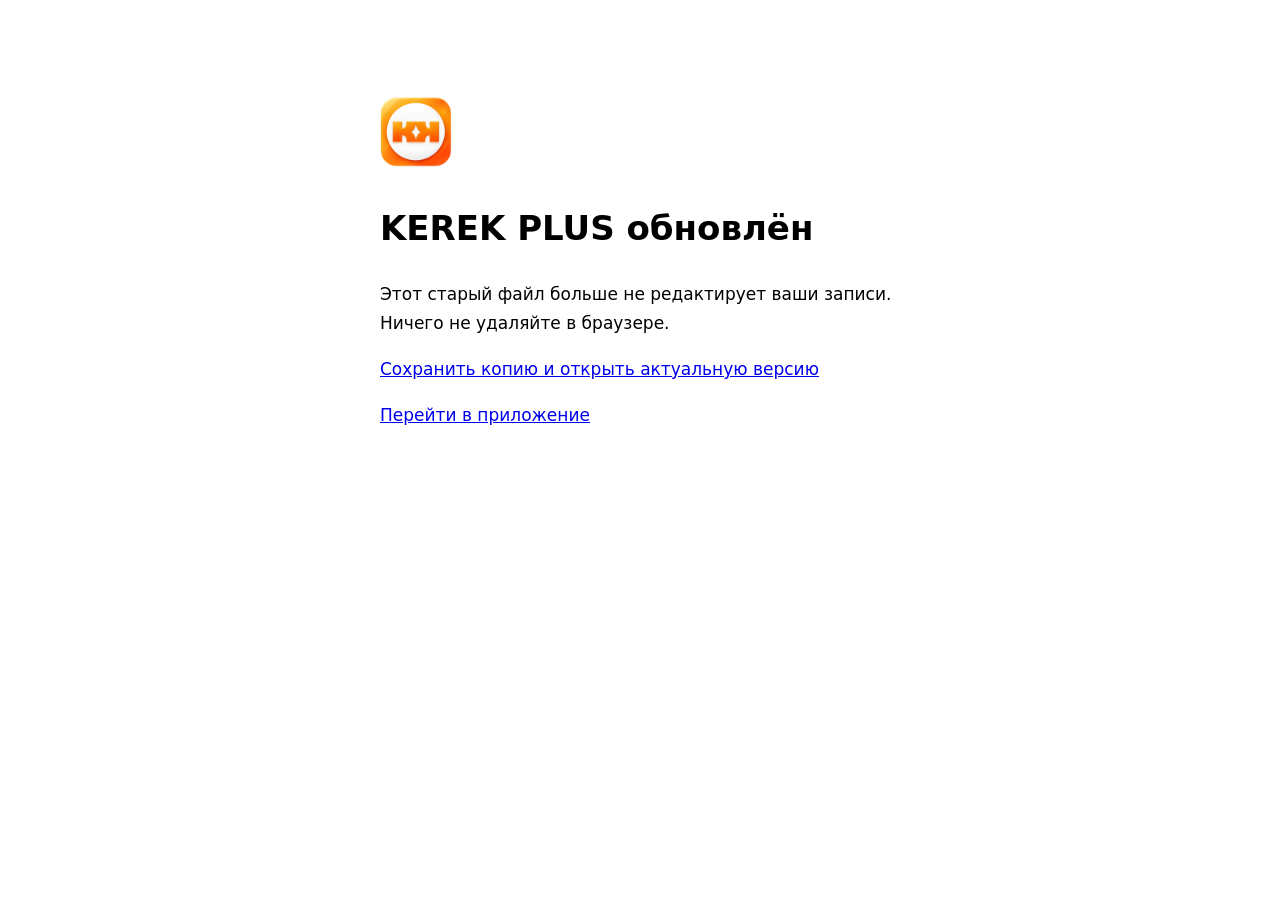
<file: KEREK_2_0.html>
<!doctype html><html lang="ru"><meta charset="utf-8"><meta name="viewport" content="width=device-width,initial-scale=1"><link rel="icon" href="icon-ref-32-350.png"><title>KEREK PLUS — прежний адрес</title><body style="font:17px/1.7 system-ui;max-width:520px;margin:8vh auto;padding:24px"><img src="icon-ref-180-350.png" width="72" height="72" alt="KEREK PLUS"><h1>KEREK PLUS обновлён</h1><p>Этот старый файл больше не редактирует ваши записи. Ничего не удаляйте в браузере.</p><p><a href="update.html">Сохранить копию и открыть актуальную версию</a></p><p><a href="index.html">Перейти в приложение</a></p></body></html>
</file>
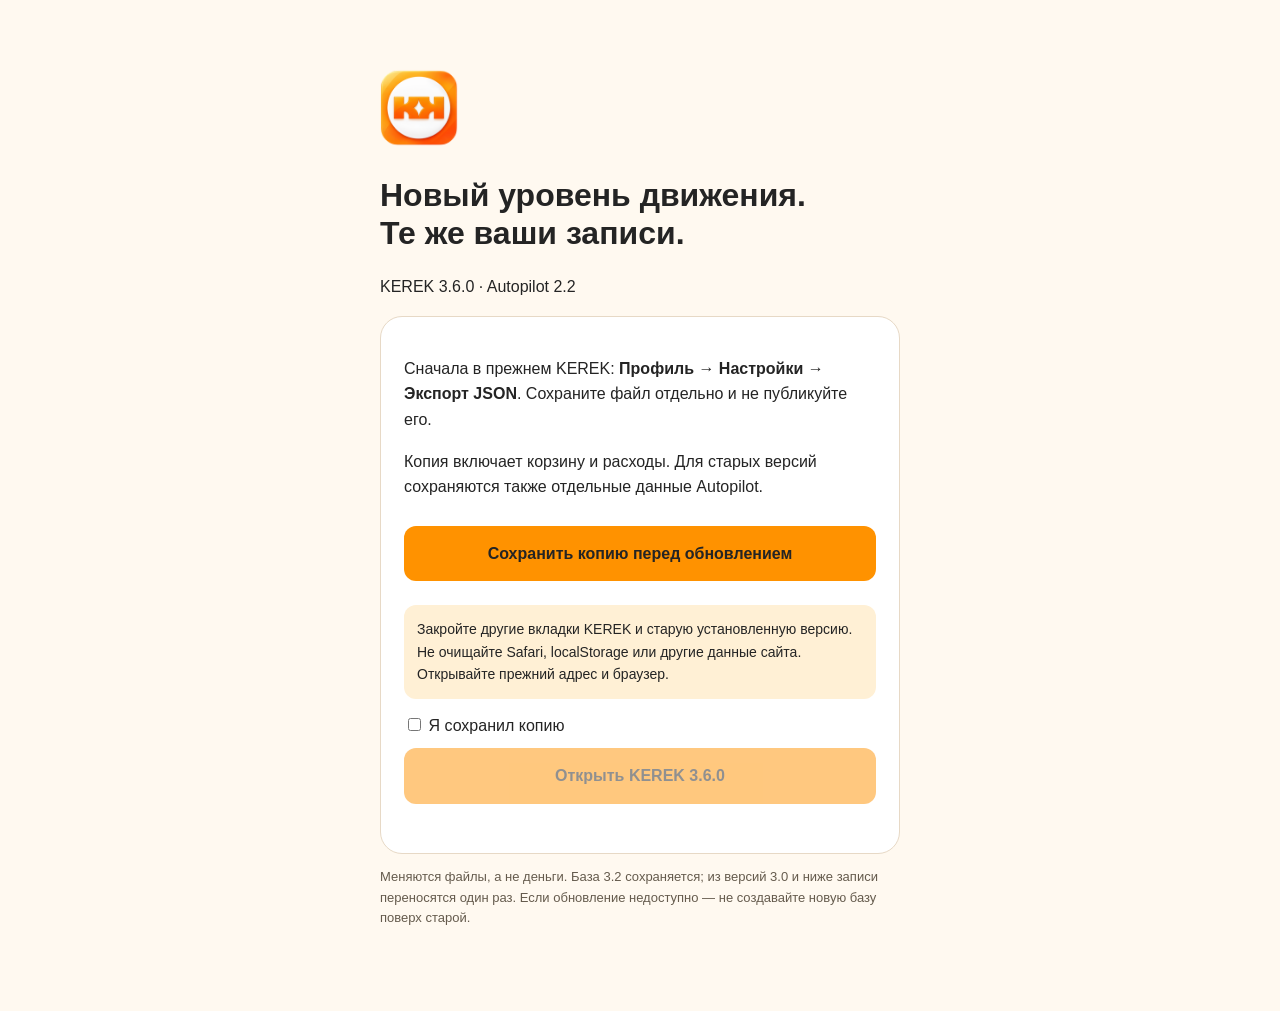
<file: update.html>
<!doctype html><html lang="ru"><head><meta charset="utf-8"><meta name="viewport" content="width=device-width,initial-scale=1"><meta name="theme-color" content="#FF9200"><link rel="icon" href="icon-ref-32-350.png"><link rel="apple-touch-icon" href="icon-ref-180-350.png"><title>Обновить KEREK 3.6.0</title><style>body{font:16px/1.6 -apple-system,BlinkMacSystemFont,sans-serif;background:#fff9f0;color:#242424;max-width:520px;margin:5vh auto;padding:24px}img{width:78px;height:78px;border-radius:0;object-fit:contain}h1{line-height:1.2;font-size:32px}.card{padding:23px;background:#fff;border:1px solid #e7d9c6;border-radius:22px}button{font:inherit;font-weight:700;background:#ff9200;border:0;color:#242424;padding:15px;border-radius:12px;width:100%;cursor:pointer;margin:10px 0}button:disabled{opacity:.5}.note{background:#fff0d5;padding:13px;border-radius:12px;font-size:14px}a{color:#844900}#status{overflow-wrap:anywhere}.small{font-size:13px;color:#655b4d}</style></head><body><img src="icon-ref-180-350.png" alt="KEREK PLUS"><h1>Новый уровень движения.<br>Те же ваши записи.</h1><p>KEREK 3.6.0 · Autopilot 2.2</p><div class="card"><p>Сначала в прежнем KEREK: <b>Профиль → Настройки → Экспорт JSON</b>. Сохраните файл отдельно и не публикуйте его.</p><p>Копия включает корзину и расходы. Для старых версий сохраняются также отдельные данные Autopilot.</p><button id="backup">Сохранить копию перед обновлением</button><p class="note">Закройте другие вкладки KEREK и старую установленную версию. Не очищайте Safari, localStorage или другие данные сайта. Открывайте прежний адрес и браузер.</p><label><input id="confirmed" type="checkbox"> Я сохранил копию</label><button id="go" disabled>Открыть KEREK 3.6.0</button><p id="status" role="status" aria-live="polite"></p></div><p class="small">Меняются файлы, а не деньги. База 3.2 сохраняется; из версий 3.0 и ниже записи переносятся один раз. Если обновление недоступно — не создавайте новую базу поверх старой.</p><script>
'use strict';const status=document.getElementById('status'),go=document.getElementById('go');
const scope=new URL('.',location.href).pathname;const old=['kerek_v3','kerek_autopilot_v1','kerek_autopilot_manual_v1','kerek_basket','kerek_fav','kerek_pantry','kerek_orders','kerek_profile','kerek_support'];
document.getElementById('backup').onclick=()=>{try{const stateKey='kerek_3_2:'+scope;const values={};for(const k of [stateKey,...old]){const v=localStorage.getItem(k);if(v!==null)values[k]=v;}const blob=new Blob([JSON.stringify({format:'kerek-recovery',values},null,2)],{type:'application/json'}),u=URL.createObjectURL(blob),a=document.createElement('a');a.href=u;a.download='KEREK-before-update-private.json';a.click();setTimeout(()=>URL.revokeObjectURL(u),5000);status.textContent='Сохраните файл в «Файлы». Не загружайте его на GitHub.';}catch(e){status.textContent='Не удалось прочитать записи. Ничего не удаляйте.';}};
document.getElementById('confirmed').onchange=e=>go.disabled=!e.target.checked;
async function timedFetch(url,options={}){const c=new AbortController(),t=setTimeout(()=>c.abort(),12000);try{return await fetch(url,{...options,redirect:'error',signal:c.signal});}finally{clearTimeout(t);}}
function workerBuild(worker){return new Promise(resolve=>{if(!worker){resolve(null);return;}const ch=new MessageChannel(),timer=setTimeout(()=>{ch.port1.close();resolve(null);},900);ch.port1.onmessage=e=>{clearTimeout(timer);ch.port1.close();resolve(e.data);};worker.postMessage({type:'GET_BUILD'},[ch.port2]);});}
async function install(reg,release){const end=Date.now()+35000;while(Date.now()<end){const worker=reg.installing||reg.waiting||reg.active;
 if(worker?.state==='installed')worker.postMessage({type:'ACTIVATE'});
 if(worker?.state==='redundant')throw new Error('Файлы не прошли проверку. Повторите после публикации.');
 if(reg.active?.state==='activated'){const build=await workerBuild(reg.active);if(build?.version===release.version&&build.bundle===release.bundle)return;}
 await new Promise(r=>setTimeout(r,250));}
 throw new Error('Новая версия пока не активна. Закройте старые вкладки и повторите.');}

go.onclick=async()=>{go.disabled=true;status.textContent='Проверяем выпуск…';try{const response=await timedFetch('release.json?t='+Date.now(),{cache:'no-store'});if(!response.ok)throw new Error('Выпуск ещё не опубликован.');const release=await response.json();if(release.version!=='3.6.0')throw new Error('Дождитесь публикации новой версии.');const html=await timedFetch('index.html?v=3.6.0',{cache:'reload'});if(!html.ok)throw new Error('Главный файл недоступен.');const buf=await html.arrayBuffer(),hash=[...new Uint8Array(await crypto.subtle.digest('SHA-256',buf))].map(n=>n.toString(16).padStart(2,'0')).join('');if(hash!==release.files['index.html'])throw new Error('Файлы ещё не согласованы. Дождитесь окончания публикации.');if('serviceWorker' in navigator){const reg=await navigator.serviceWorker.register('sw.js',{updateViaCache:'none'});await reg.update();await install(reg,release);}location.replace('index.html?v=3.6.0');}catch(e){status.textContent=(e.name==='AbortError'?'Сервер не ответил за 12 секунд. Проверьте связь.':e.message)+' Записи не очищены.';go.disabled=false;}};
</script></body></html>
</file>
